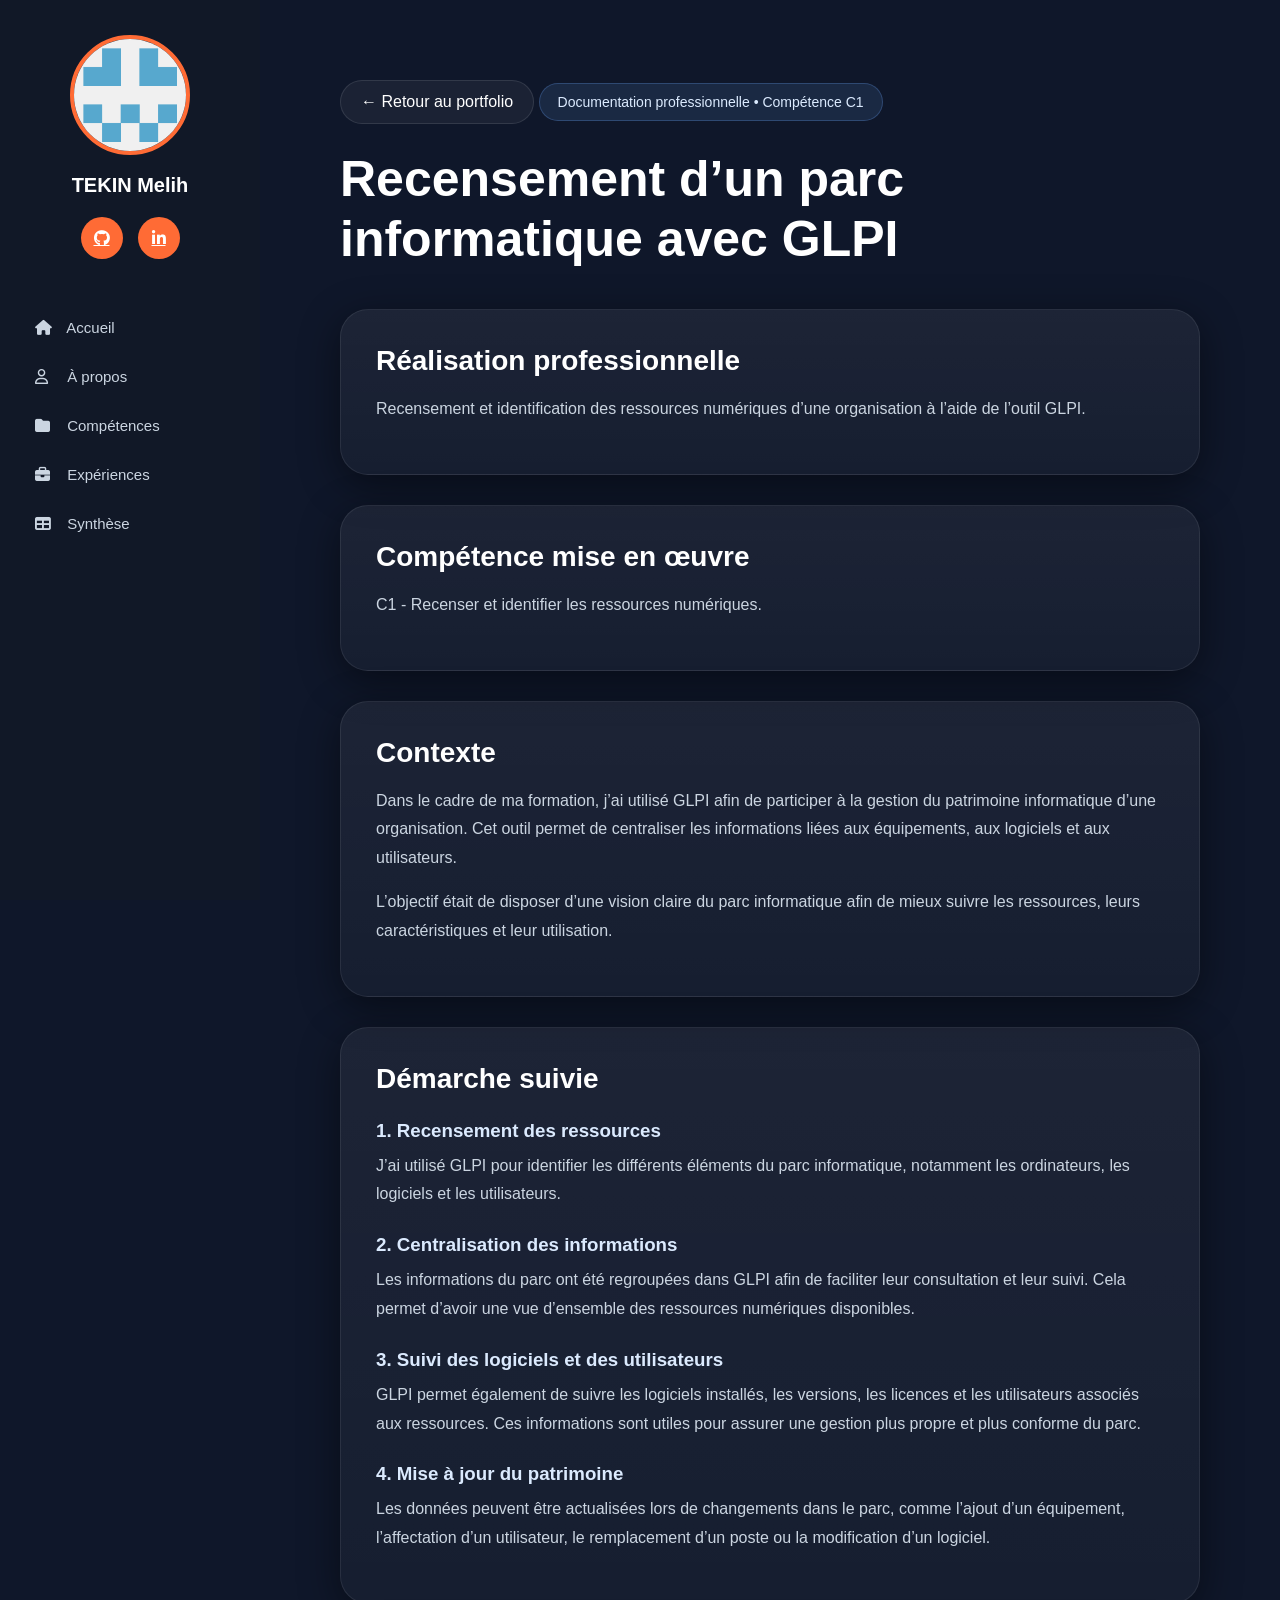
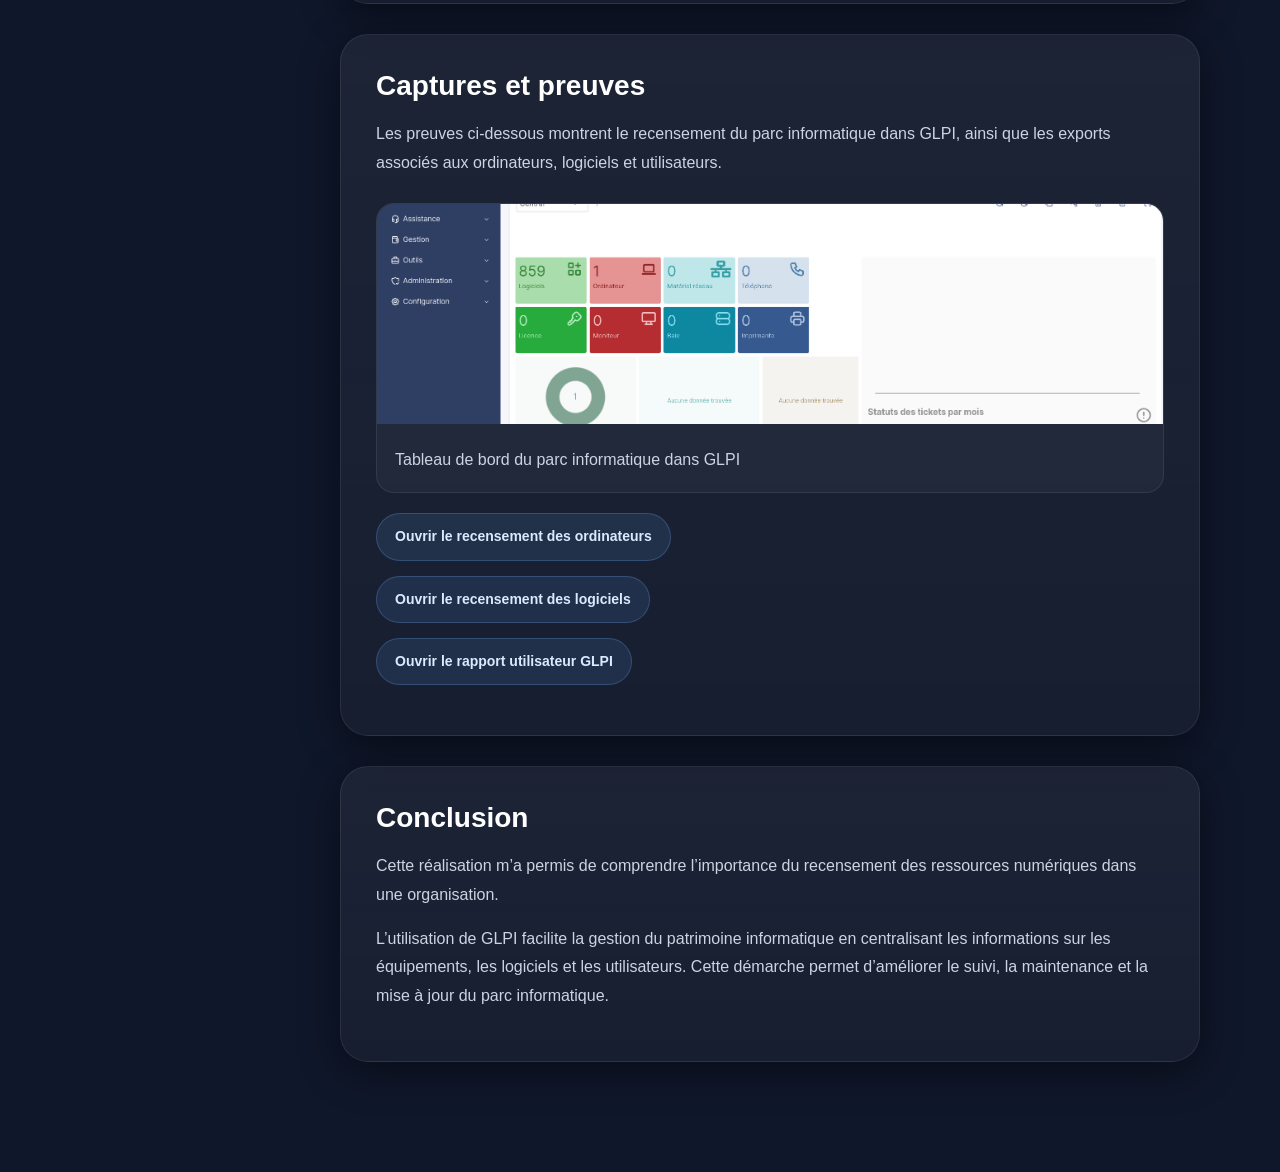
<file: C1.html>
<!DOCTYPE html>
<html lang="fr">

<head>

    <meta charset="UTF-8">

    <meta name="viewport" content="width=device-width, initial-scale=1.0">

    <title>C1 - Recensement d’un parc informatique avec GLPI</title>

    <link rel="stylesheet" href="style.css">

    <link rel="stylesheet"
    href="https://cdnjs.cloudflare.com/ajax/libs/font-awesome/6.5.0/css/all.min.css">

</head>

<body>

<!-- SIDEBAR -->

<div class="sidebar">

    <div class="profile">

        <img src="images/Github.png" class="avatar">

        <h2>TEKIN Melih</h2>

        <div class="socials">

            <a href="https://github.com/MelihTekin" target="_blank">
                <i class="fab fa-github"></i>
            </a>

            <a href="https://www.linkedin.com/" target="_blank">
                <i class="fab fa-linkedin-in"></i>
            </a>

        </div>

    </div>

    <nav>

        <a href="index.html#accueil">
            <i class="fa-solid fa-house"></i>
            Accueil
        </a>

        <a href="index.html#presentation">
            <i class="fa-regular fa-user"></i>
            À propos
        </a>

        <a href="index.html#competence">
            <i class="fa-solid fa-folder"></i>
            Compétences
        </a>

        <a href="index.html#experience">
            <i class="fa-solid fa-briefcase"></i>
            Expériences
        </a>

        <a href="index.html#synthese">
            <i class="fa-solid fa-table"></i>
            Synthèse
        </a>

    </nav>

</div>

<!-- MAIN -->

<div class="main">

<section class="section documentation-page">

    <!-- RETOUR -->

    <a href="index.html#synthese" class="back-btn">

        ← Retour au portfolio

    </a>

    <!-- BADGE -->

    <div class="doc-badge">

        Documentation professionnelle • Compétence C1

    </div>

    <!-- TITRE -->

    <h1 class="doc-title">

        Recensement d’un parc informatique avec GLPI

    </h1>

    <!-- CARD -->

    <div class="doc-card">

        <h2>Réalisation professionnelle</h2>

        <p>
            Recensement et identification des ressources numériques
            d’une organisation à l’aide de l’outil GLPI.
        </p>

    </div>

    <!-- CARD -->

    <div class="doc-card">

        <h2>Compétence mise en œuvre</h2>

        <p>
            C1 - Recenser et identifier les ressources numériques.
        </p>

    </div>

    <!-- CARD -->

    <div class="doc-card">

        <h2>Contexte</h2>

        <p>
            Dans le cadre de ma formation, j’ai utilisé GLPI afin de participer
            à la gestion du patrimoine informatique d’une organisation.
            Cet outil permet de centraliser les informations liées aux équipements,
            aux logiciels et aux utilisateurs.
        </p>

        <p>
            L’objectif était de disposer d’une vision claire du parc informatique
            afin de mieux suivre les ressources, leurs caractéristiques
            et leur utilisation.
        </p>

    </div>

    <!-- CARD -->

    <div class="doc-card">

        <h2>Démarche suivie</h2>

        <h3>1. Recensement des ressources</h3>

        <p>
            J’ai utilisé GLPI pour identifier les différents éléments du parc
            informatique, notamment les ordinateurs, les logiciels
            et les utilisateurs.
        </p>

        <h3>2. Centralisation des informations</h3>

        <p>
            Les informations du parc ont été regroupées dans GLPI
            afin de faciliter leur consultation et leur suivi.
            Cela permet d’avoir une vue d’ensemble des ressources numériques disponibles.
        </p>

        <h3>3. Suivi des logiciels et des utilisateurs</h3>

        <p>
            GLPI permet également de suivre les logiciels installés,
            les versions, les licences et les utilisateurs associés aux ressources.
            Ces informations sont utiles pour assurer une gestion plus propre
            et plus conforme du parc.
        </p>

        <h3>4. Mise à jour du patrimoine</h3>

        <p>
            Les données peuvent être actualisées lors de changements dans le parc,
            comme l’ajout d’un équipement, l’affectation d’un utilisateur,
            le remplacement d’un poste ou la modification d’un logiciel.
        </p>

    </div>

    <!-- CARD -->

    <div class="doc-card">

        <h2>Captures et preuves</h2>

        <p>
            Les preuves ci-dessous montrent le recensement du parc informatique
            dans GLPI, ainsi que les exports associés aux ordinateurs,
            logiciels et utilisateurs.
        </p>

        <div class="captures-grid">

            <div class="capture-card">

                <a href="captures/c1/parc_complet.png" target="_blank">

                    <img src="captures/c1/parc_complet.png"
                    alt="Tableau de bord du parc informatique dans GLPI">

                </a>

                <p>
                    Tableau de bord du parc informatique dans GLPI
                </p>

            </div>

        </div>

        <p style="margin-top: 20px;">

            <a href="documents/c1/recensement_ordinateurs.pdf"
            target="_blank"
            rel="noopener noreferrer"
            class="table-link">

                Ouvrir le recensement des ordinateurs

            </a>

        </p>

        <p style="margin-top: 12px;">

            <a href="documents/c1/recensement_logiciels.pdf"
            target="_blank"
            rel="noopener noreferrer"
            class="table-link">

                Ouvrir le recensement des logiciels

            </a>

        </p>

        <p style="margin-top: 12px;">

            <a href="documents/c1/rapport_utilisateur_glpi.pdf"
            target="_blank"
            rel="noopener noreferrer"
            class="table-link">

                Ouvrir le rapport utilisateur GLPI

            </a>

        </p>

    </div>

    <!-- CARD -->

    <div class="doc-card">

        <h2>Conclusion</h2>

        <p>
            Cette réalisation m’a permis de comprendre l’importance
            du recensement des ressources numériques dans une organisation.
        </p>

        <p>
            L’utilisation de GLPI facilite la gestion du patrimoine informatique
            en centralisant les informations sur les équipements,
            les logiciels et les utilisateurs.
            Cette démarche permet d’améliorer le suivi,
            la maintenance et la mise à jour du parc informatique.
        </p>

    </div>

</section>

</div>

</body>

</html>
</file>
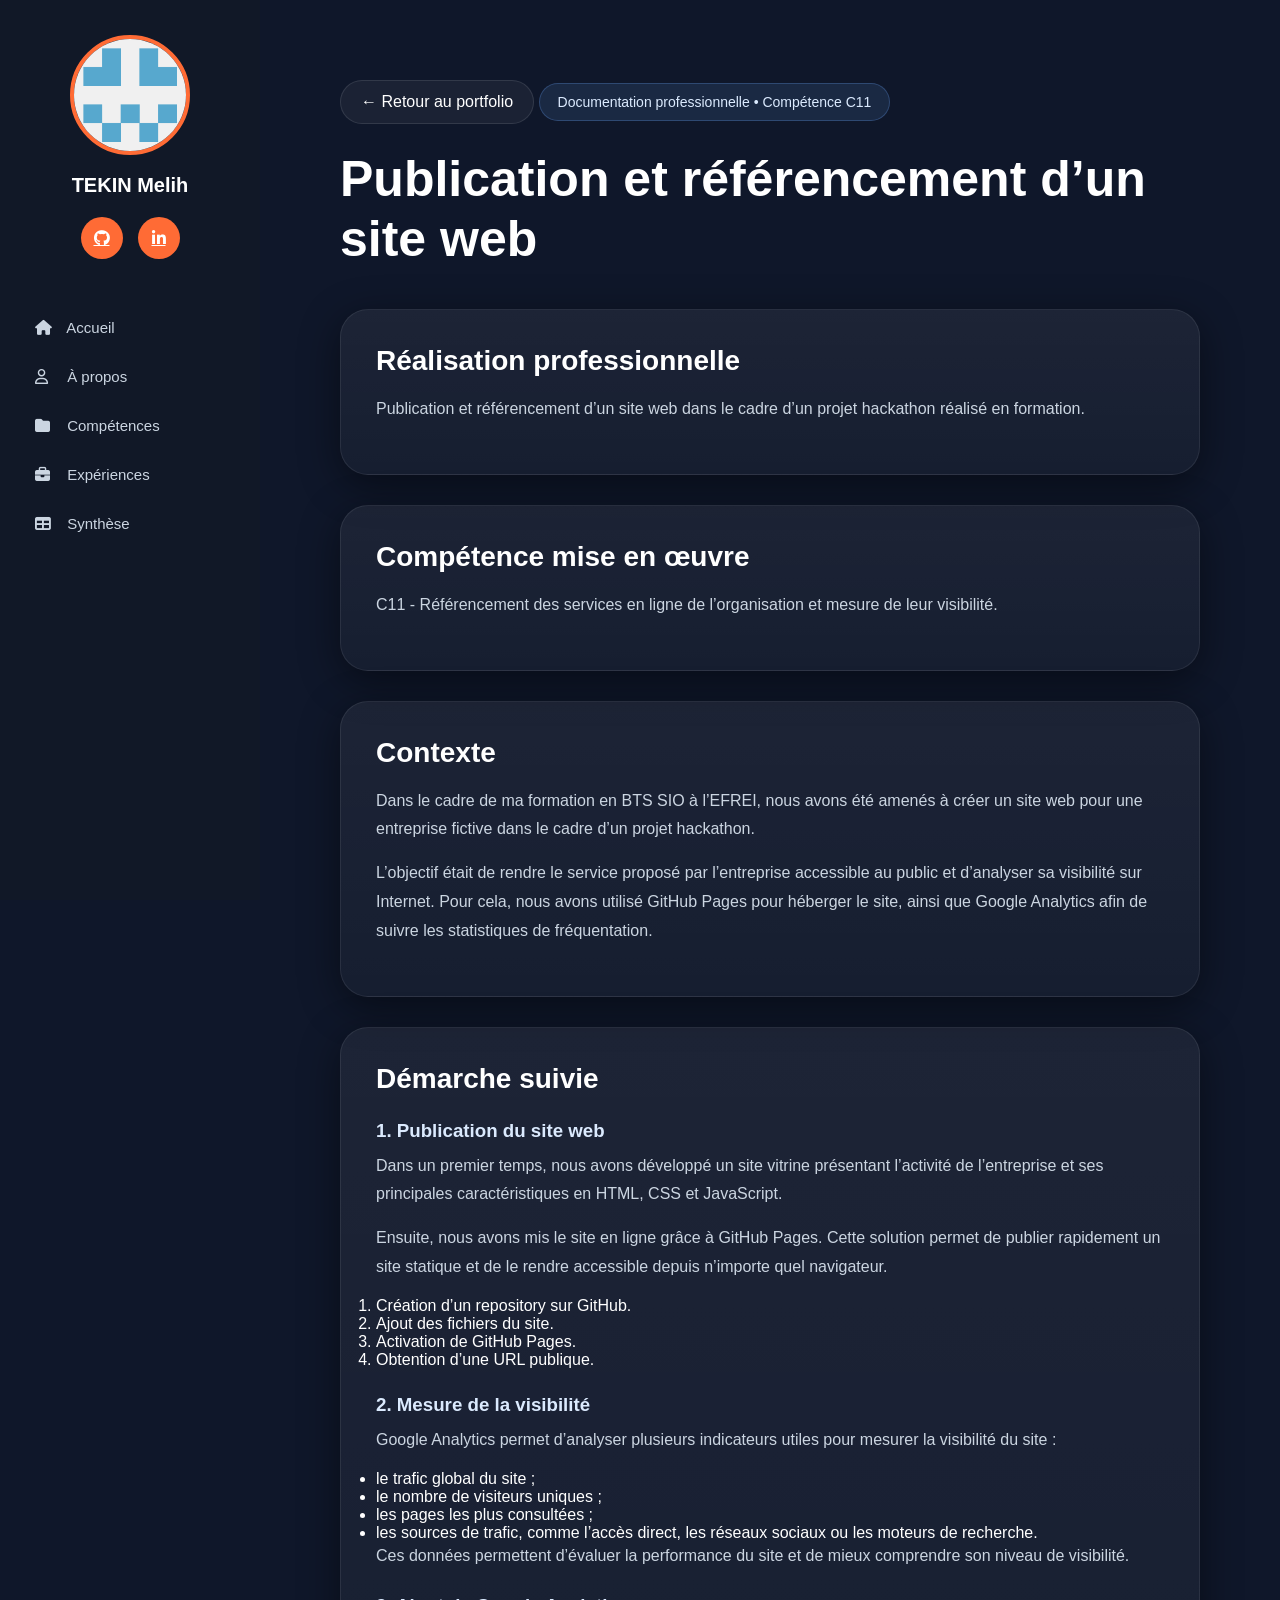
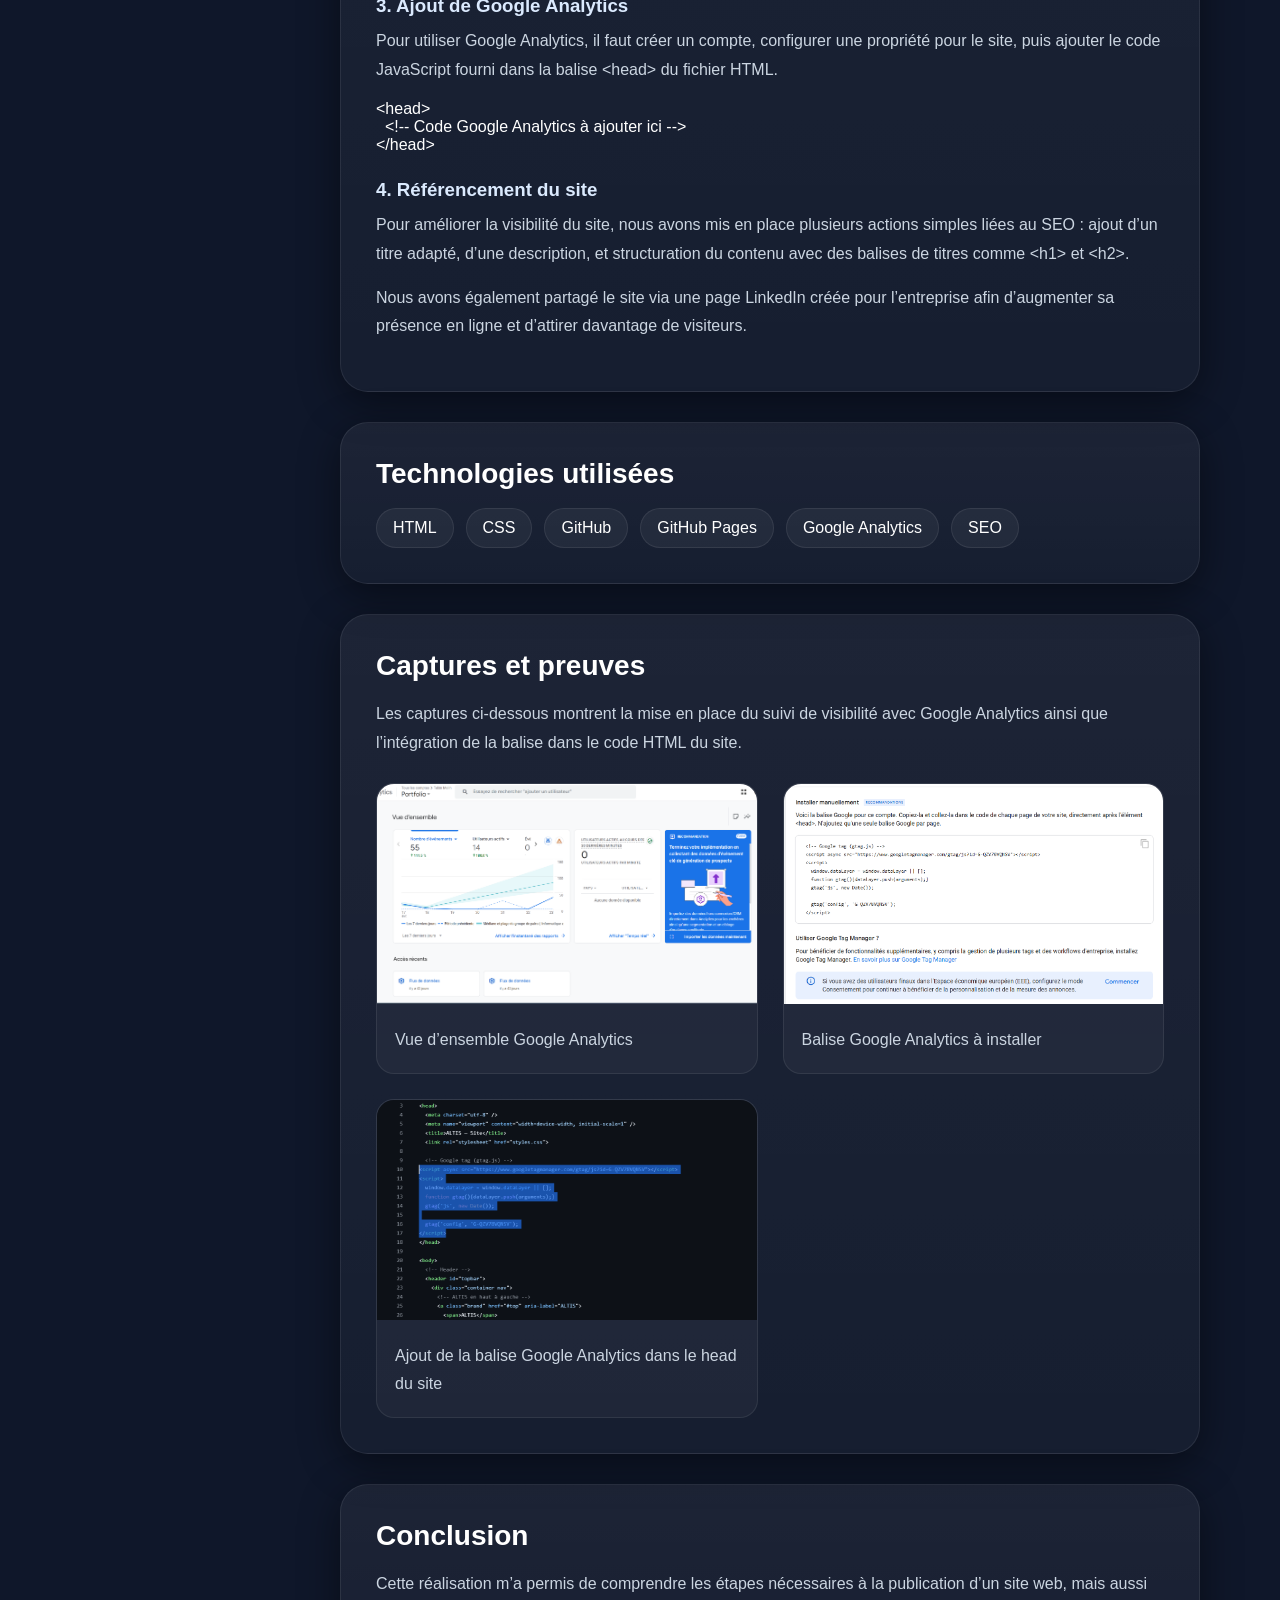
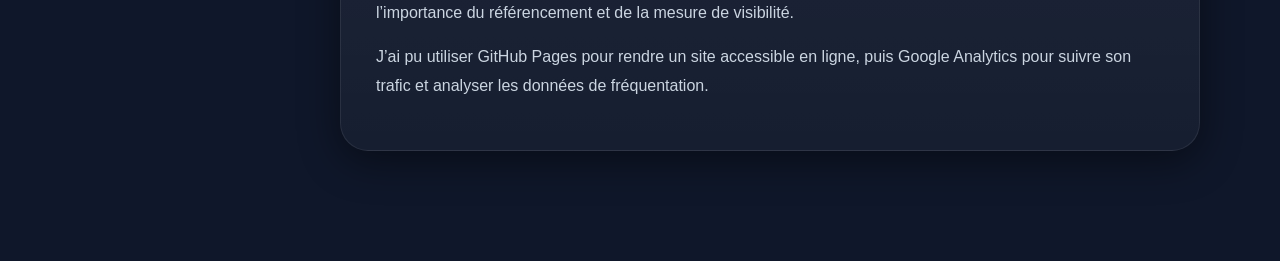
<file: C11.html>
<!DOCTYPE html>
<html lang="fr">

<head>

    <meta charset="UTF-8">

    <meta name="viewport" content="width=device-width, initial-scale=1.0">

    <title>C11 - Publication et référencement d’un site web</title>

    <link rel="stylesheet" href="style.css">

    <link rel="stylesheet"
    href="https://cdnjs.cloudflare.com/ajax/libs/font-awesome/6.5.0/css/all.min.css">

</head>

<body>

<!-- SIDEBAR -->

<div class="sidebar">

    <div class="profile">

        <img src="images/Github.png" class="avatar">

        <h2>TEKIN Melih</h2>

        <div class="socials">

            <a href="https://github.com/MelihTekin" target="_blank">
                <i class="fab fa-github"></i>
            </a>

            <a href="https://www.linkedin.com/" target="_blank">
                <i class="fab fa-linkedin-in"></i>
            </a>

        </div>

    </div>

    <nav>

        <a href="index.html#accueil">
            <i class="fa-solid fa-house"></i>
            Accueil
        </a>

        <a href="index.html#presentation">
            <i class="fa-regular fa-user"></i>
            À propos
        </a>

        <a href="index.html#competence">
            <i class="fa-solid fa-folder"></i>
            Compétences
        </a>

        <a href="index.html#experience">
            <i class="fa-solid fa-briefcase"></i>
            Expériences
        </a>

        <a href="index.html#synthese">
            <i class="fa-solid fa-table"></i>
            Synthèse
        </a>

    </nav>

</div>

<!-- MAIN -->

<div class="main">

<section class="section documentation-page">

    <!-- RETOUR -->

    <a href="index.html#synthese" class="back-btn">

        ← Retour au portfolio

    </a>

    <!-- BADGE -->

    <div class="doc-badge">

        Documentation professionnelle • Compétence C11

    </div>

    <!-- TITRE -->

    <h1 class="doc-title">

        Publication et référencement d’un site web

    </h1>

    <!-- CARD -->

    <div class="doc-card">

        <h2>Réalisation professionnelle</h2>

        <p>
            Publication et référencement d’un site web
            dans le cadre d’un projet hackathon réalisé en formation.
        </p>

    </div>

    <!-- CARD -->

    <div class="doc-card">

        <h2>Compétence mise en œuvre</h2>

        <p>
            C11 - Référencement des services en ligne
            de l’organisation et mesure de leur visibilité.
        </p>

    </div>

    <!-- CARD -->

    <div class="doc-card">

        <h2>Contexte</h2>

        <p>
            Dans le cadre de ma formation en BTS SIO à l’EFREI,
            nous avons été amenés à créer un site web
            pour une entreprise fictive
            dans le cadre d’un projet hackathon.
        </p>

        <p>
            L’objectif était de rendre le service proposé
            par l’entreprise accessible au public
            et d’analyser sa visibilité sur Internet.
            Pour cela, nous avons utilisé GitHub Pages
            pour héberger le site,
            ainsi que Google Analytics
            afin de suivre les statistiques de fréquentation.
        </p>

    </div>

    <!-- CARD -->

    <div class="doc-card">

        <h2>Démarche suivie</h2>

        <h3>1. Publication du site web</h3>

        <p>
            Dans un premier temps,
            nous avons développé un site vitrine
            présentant l’activité de l’entreprise
            et ses principales caractéristiques
            en HTML, CSS et JavaScript.
        </p>

        <p>
            Ensuite, nous avons mis le site en ligne
            grâce à GitHub Pages.
            Cette solution permet de publier rapidement
            un site statique
            et de le rendre accessible
            depuis n’importe quel navigateur.
        </p>

        <ol>

            <li>Création d’un repository sur GitHub.</li>

            <li>Ajout des fichiers du site.</li>

            <li>Activation de GitHub Pages.</li>

            <li>Obtention d’une URL publique.</li>

        </ol>

        <h3>2. Mesure de la visibilité</h3>

        <p>
            Google Analytics permet d’analyser
            plusieurs indicateurs utiles
            pour mesurer la visibilité du site :
        </p>

        <ul>

            <li>le trafic global du site ;</li>

            <li>le nombre de visiteurs uniques ;</li>

            <li>les pages les plus consultées ;</li>

            <li>
                les sources de trafic,
                comme l’accès direct,
                les réseaux sociaux
                ou les moteurs de recherche.
            </li>

        </ul>

        <p>
            Ces données permettent d’évaluer
            la performance du site
            et de mieux comprendre
            son niveau de visibilité.
        </p>

        <h3>3. Ajout de Google Analytics</h3>

        <p>
            Pour utiliser Google Analytics,
            il faut créer un compte,
            configurer une propriété pour le site,
            puis ajouter le code JavaScript fourni
            dans la balise <code>&lt;head&gt;</code>
            du fichier HTML.
        </p>

<pre><code>&lt;head&gt;
  &lt;!-- Code Google Analytics à ajouter ici --&gt;
&lt;/head&gt;
</code></pre>

        <h3>4. Référencement du site</h3>

        <p>
            Pour améliorer la visibilité du site,
            nous avons mis en place plusieurs actions simples liées au SEO :
            ajout d’un titre adapté,
            d’une description,
            et structuration du contenu
            avec des balises de titres
            comme <code>&lt;h1&gt;</code>
            et <code>&lt;h2&gt;</code>.
        </p>

        <p>
            Nous avons également partagé le site
            via une page LinkedIn créée pour l’entreprise
            afin d’augmenter sa présence en ligne
            et d’attirer davantage de visiteurs.
        </p>

    </div>

    <!-- CARD -->

    <div class="doc-card">

        <h2>Technologies utilisées</h2>

        <div class="doc-tags">

            <span>HTML</span>

            <span>CSS</span>

            <span>GitHub</span>

            <span>GitHub Pages</span>

            <span>Google Analytics</span>

            <span>SEO</span>

        </div>

    </div>

    <!-- CARD -->

    <div class="doc-card">

        <h2>Captures et preuves</h2>

        <p>
            Les captures ci-dessous montrent
            la mise en place du suivi de visibilité
            avec Google Analytics
            ainsi que l’intégration de la balise
            dans le code HTML du site.
        </p>

        <div class="captures-grid">

            <div class="capture-card">

                <a href="captures/c11/analytics-vue-ensemble.png" target="_blank">

                    <img src="captures/c11/analytics-vue-ensemble.png"
                    alt="Vue d’ensemble Google Analytics">

                </a>

                <p>
                    Vue d’ensemble Google Analytics
                </p>

            </div>

            <div class="capture-card">

                <a href="captures/c11/balise-google-analytics.png" target="_blank">

                    <img src="captures/c11/balise-google-analytics.png"
                    alt="Balise Google Analytics à installer">

                </a>

                <p>
                    Balise Google Analytics à installer
                </p>

            </div>

            <div class="capture-card">

                <a href="captures/c11/code-balise-head.png" target="_blank">

                    <img src="captures/c11/code-balise-head.png"
                    alt="Ajout de la balise Google Analytics dans le head">

                </a>

                <p>
                    Ajout de la balise Google Analytics
                    dans le head du site
                </p>

            </div>

        </div>

    </div>

    <!-- CARD -->

    <div class="doc-card">

        <h2>Conclusion</h2>

        <p>
            Cette réalisation m’a permis
            de comprendre les étapes nécessaires
            à la publication d’un site web,
            mais aussi l’importance du référencement
            et de la mesure de visibilité.
        </p>

        <p>
            J’ai pu utiliser GitHub Pages
            pour rendre un site accessible en ligne,
            puis Google Analytics
            pour suivre son trafic
            et analyser les données de fréquentation.
        </p>

    </div>

</section>

</div>

</body>

</html>
</file>
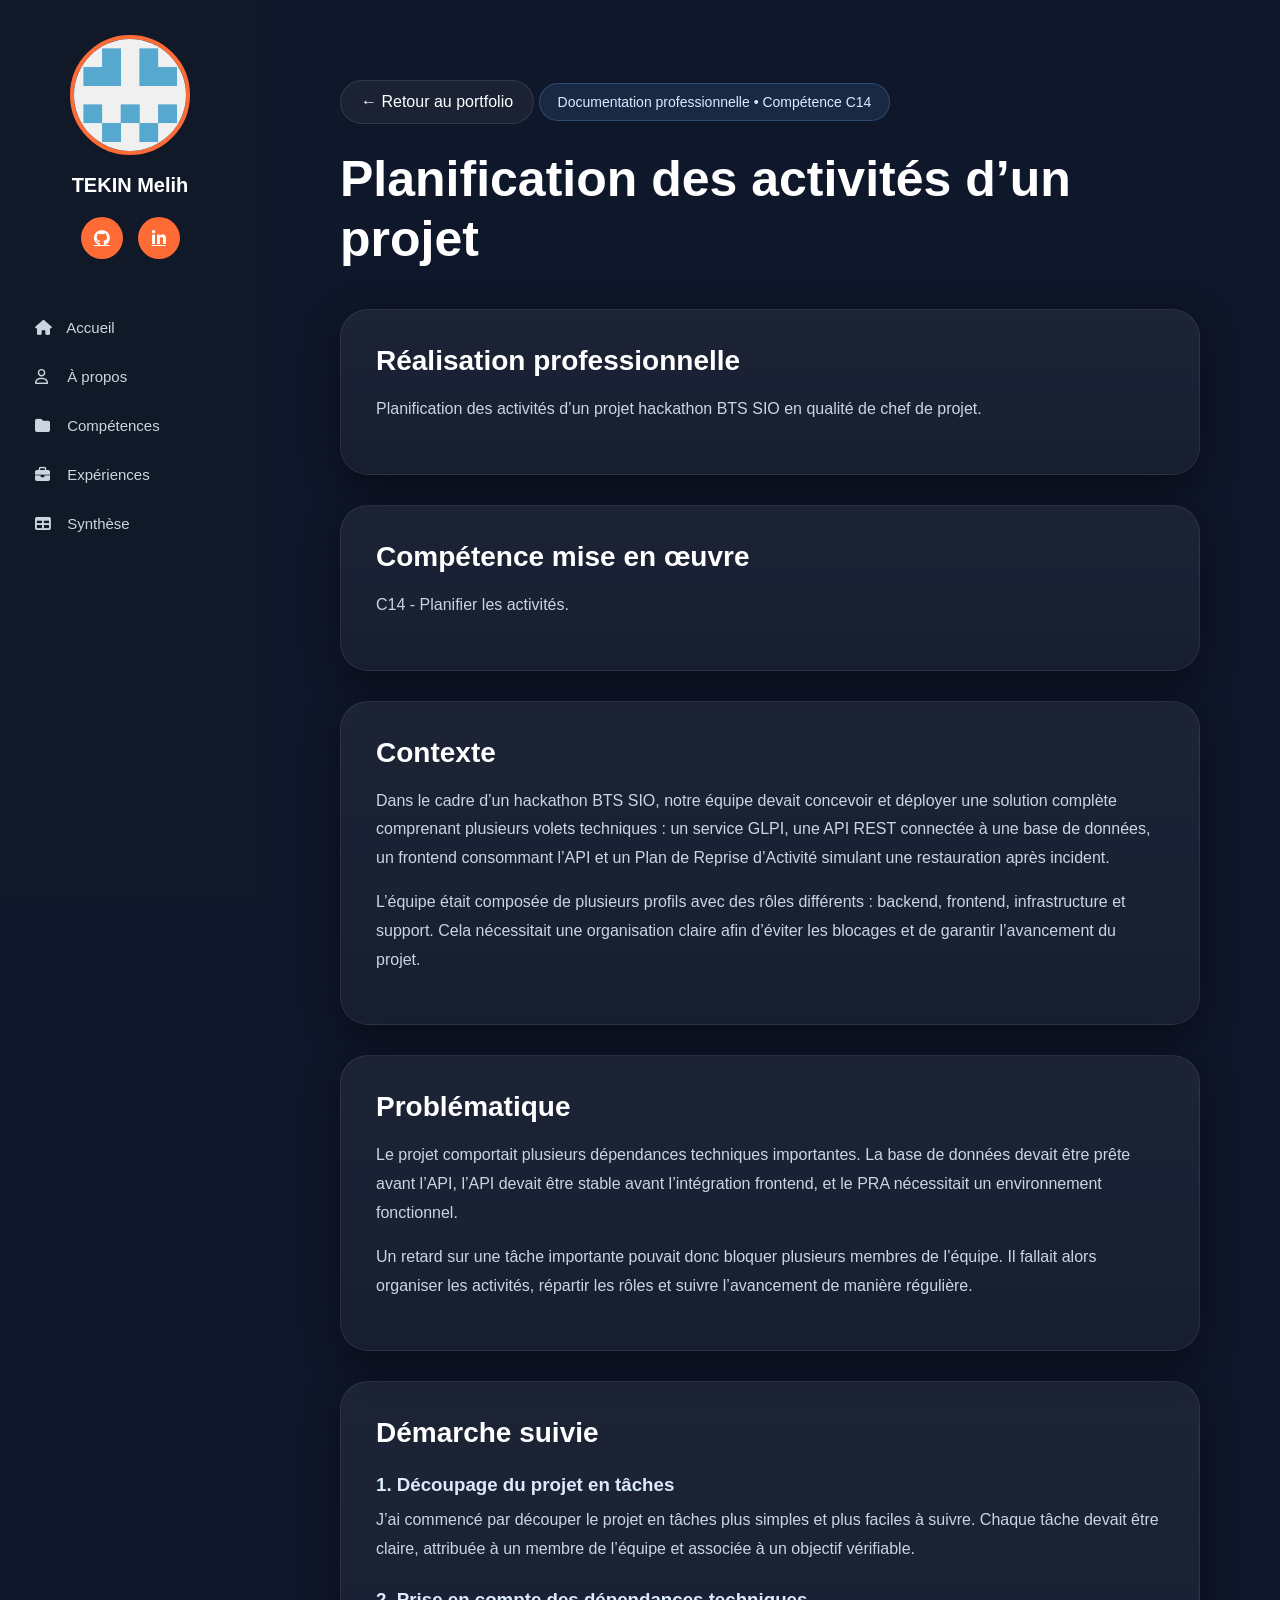
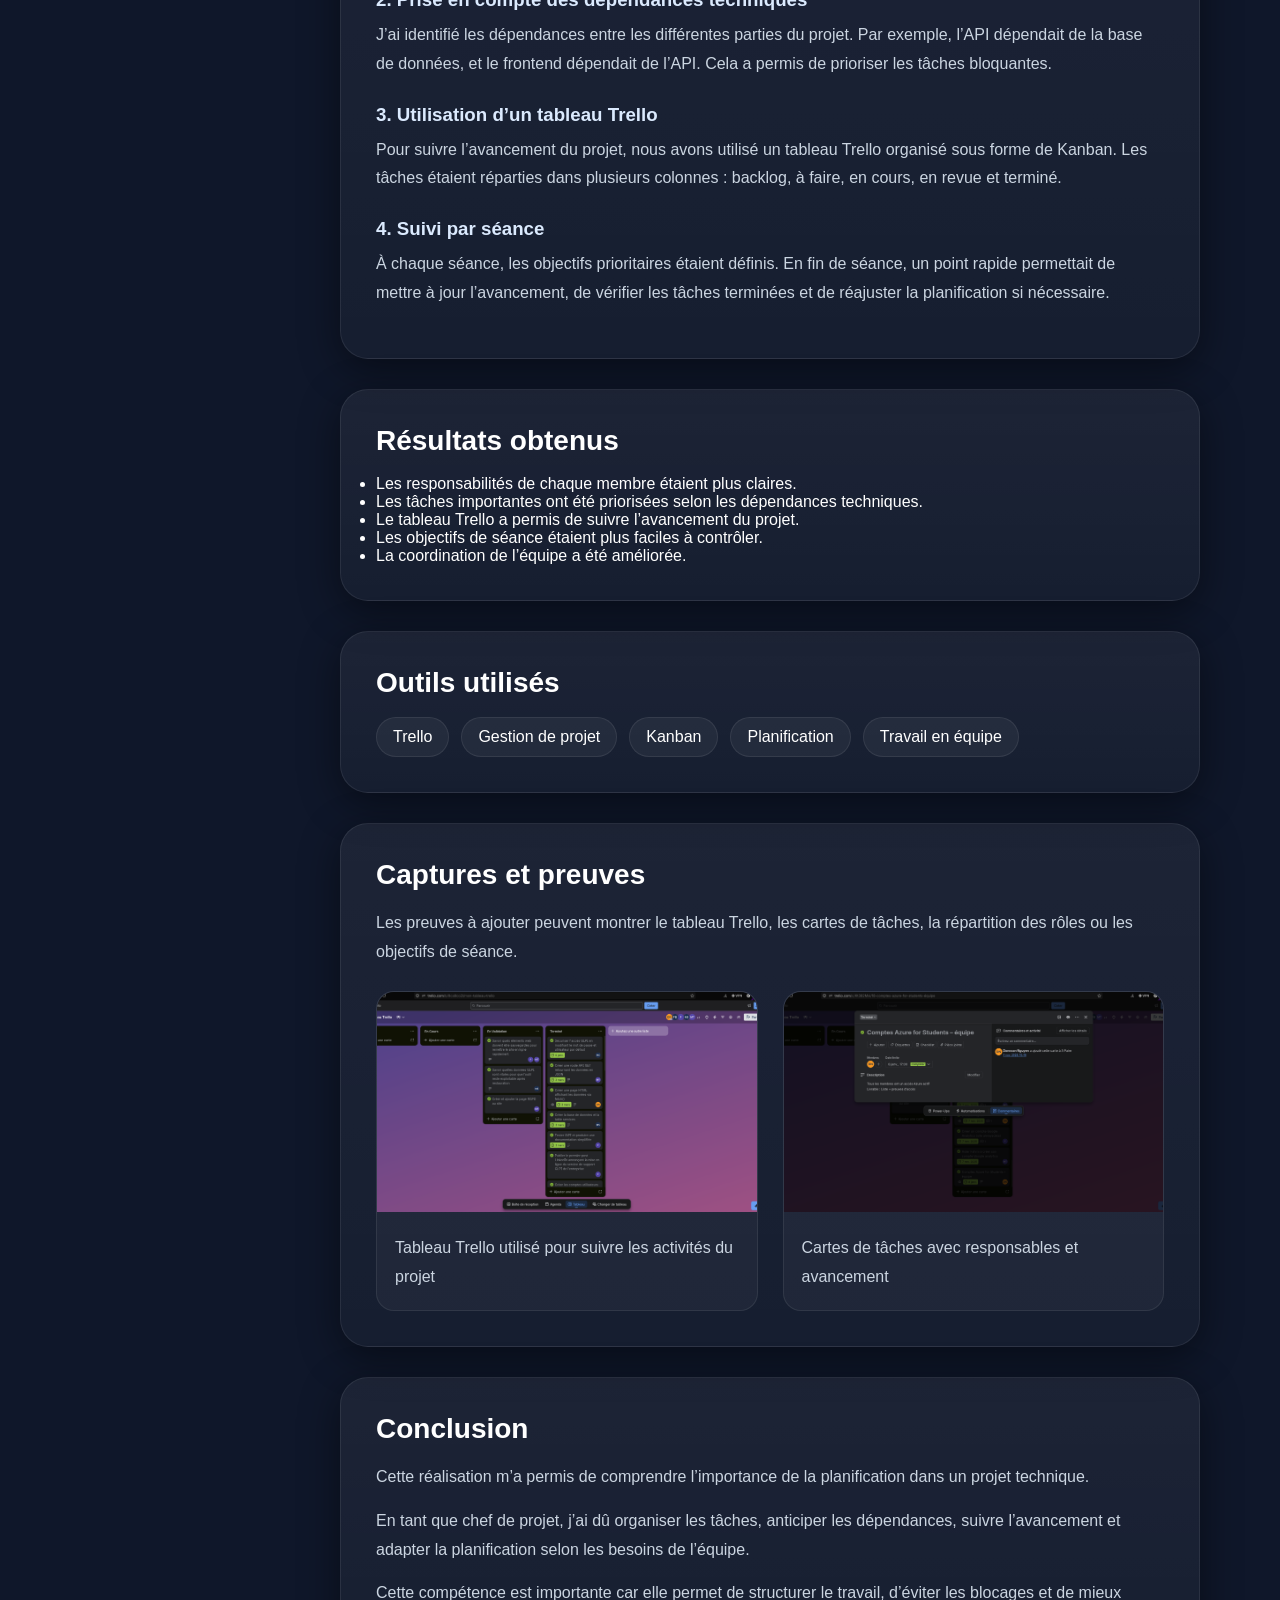
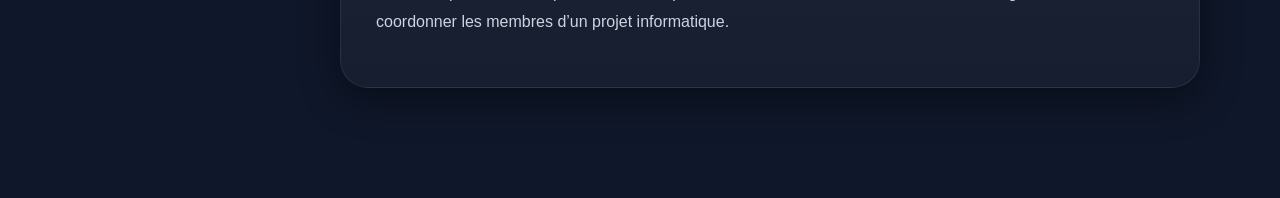
<file: C14.html>
<!DOCTYPE html>
<html lang="fr">

<head>

    <meta charset="UTF-8">

    <meta name="viewport" content="width=device-width, initial-scale=1.0">

    <title>C14 - Planification des activités</title>

    <link rel="stylesheet" href="style.css">

    <link rel="stylesheet"
    href="https://cdnjs.cloudflare.com/ajax/libs/font-awesome/6.5.0/css/all.min.css">

</head>

<body>

<!-- SIDEBAR -->

<div class="sidebar">

    <div class="profile">

        <img src="images/Github.png" class="avatar">

        <h2>TEKIN Melih</h2>

        <div class="socials">

            <a href="https://github.com/MelihTekin" target="_blank">
                <i class="fab fa-github"></i>
            </a>

            <a href="https://www.linkedin.com/" target="_blank">
                <i class="fab fa-linkedin-in"></i>
            </a>

        </div>

    </div>

    <nav>

        <a href="index.html#accueil">
            <i class="fa-solid fa-house"></i>
            Accueil
        </a>

        <a href="index.html#presentation">
            <i class="fa-regular fa-user"></i>
            À propos
        </a>

        <a href="index.html#competence">
            <i class="fa-solid fa-folder"></i>
            Compétences
        </a>

        <a href="index.html#experience">
            <i class="fa-solid fa-briefcase"></i>
            Expériences
        </a>

        <a href="index.html#synthese">
            <i class="fa-solid fa-table"></i>
            Synthèse
        </a>

    </nav>

</div>

<!-- MAIN -->

<div class="main">

<section class="section documentation-page">

    <!-- RETOUR -->

    <a href="index.html#synthese" class="back-btn">

        ← Retour au portfolio

    </a>

    <!-- BADGE -->

    <div class="doc-badge">

        Documentation professionnelle • Compétence C14

    </div>

    <!-- TITRE -->

    <h1 class="doc-title">

        Planification des activités d’un projet

    </h1>

    <!-- CARD -->

    <div class="doc-card">

        <h2>Réalisation professionnelle</h2>

        <p>
            Planification des activités d’un projet hackathon BTS SIO
            en qualité de chef de projet.
        </p>

    </div>

    <!-- CARD -->

    <div class="doc-card">

        <h2>Compétence mise en œuvre</h2>

        <p>
            C14 - Planifier les activités.
        </p>

    </div>

    <!-- CARD -->

    <div class="doc-card">

        <h2>Contexte</h2>

        <p>
            Dans le cadre d’un hackathon BTS SIO,
            notre équipe devait concevoir et déployer
            une solution complète comprenant plusieurs volets techniques :
            un service GLPI,
            une API REST connectée à une base de données,
            un frontend consommant l’API
            et un Plan de Reprise d’Activité
            simulant une restauration après incident.
        </p>

        <p>
            L’équipe était composée de plusieurs profils
            avec des rôles différents :
            backend, frontend, infrastructure et support.
            Cela nécessitait une organisation claire
            afin d’éviter les blocages
            et de garantir l’avancement du projet.
        </p>

    </div>

    <!-- CARD -->

    <div class="doc-card">

        <h2>Problématique</h2>

        <p>
            Le projet comportait plusieurs dépendances techniques importantes.
            La base de données devait être prête avant l’API,
            l’API devait être stable avant l’intégration frontend,
            et le PRA nécessitait un environnement fonctionnel.
        </p>

        <p>
            Un retard sur une tâche importante
            pouvait donc bloquer plusieurs membres de l’équipe.
            Il fallait alors organiser les activités,
            répartir les rôles
            et suivre l’avancement de manière régulière.
        </p>

    </div>

    <!-- CARD -->

    <div class="doc-card">

        <h2>Démarche suivie</h2>

        <h3>1. Découpage du projet en tâches</h3>

        <p>
            J’ai commencé par découper le projet
            en tâches plus simples et plus faciles à suivre.
            Chaque tâche devait être claire,
            attribuée à un membre de l’équipe
            et associée à un objectif vérifiable.
        </p>

        <h3>2. Prise en compte des dépendances techniques</h3>

        <p>
            J’ai identifié les dépendances
            entre les différentes parties du projet.
            Par exemple,
            l’API dépendait de la base de données,
            et le frontend dépendait de l’API.
            Cela a permis de prioriser les tâches bloquantes.
        </p>

        <h3>3. Utilisation d’un tableau Trello</h3>

        <p>
            Pour suivre l’avancement du projet,
            nous avons utilisé un tableau Trello
            organisé sous forme de Kanban.
            Les tâches étaient réparties
            dans plusieurs colonnes :
            backlog, à faire, en cours,
            en revue et terminé.
        </p>

        <h3>4. Suivi par séance</h3>

        <p>
            À chaque séance,
            les objectifs prioritaires étaient définis.
            En fin de séance,
            un point rapide permettait
            de mettre à jour l’avancement,
            de vérifier les tâches terminées
            et de réajuster la planification si nécessaire.
        </p>

    </div>

    <!-- CARD -->

    <div class="doc-card">

        <h2>Résultats obtenus</h2>

        <ul>

            <li>
                Les responsabilités de chaque membre
                étaient plus claires.
            </li>

            <li>
                Les tâches importantes
                ont été priorisées
                selon les dépendances techniques.
            </li>

            <li>
                Le tableau Trello
                a permis de suivre l’avancement du projet.
            </li>

            <li>
                Les objectifs de séance
                étaient plus faciles à contrôler.
            </li>

            <li>
                La coordination de l’équipe
                a été améliorée.
            </li>

        </ul>

    </div>

    <!-- CARD -->

    <div class="doc-card">

        <h2>Outils utilisés</h2>

        <div class="doc-tags">

            <span>Trello</span>

            <span>Gestion de projet</span>

            <span>Kanban</span>

            <span>Planification</span>

            <span>Travail en équipe</span>

        </div>

    </div>

    <!-- CARD -->

    <div class="doc-card">

        <h2>Captures et preuves</h2>

        <p>
            Les preuves à ajouter peuvent montrer
            le tableau Trello,
            les cartes de tâches,
            la répartition des rôles
            ou les objectifs de séance.
        </p>

        <div class="captures-grid">

            <div class="capture-card">

                <a href="captures/c14/trello-tableau.png" target="_blank">

                    <img src="captures/c14/trello-tableau.png"
                    alt="Tableau Trello du projet">

                </a>

                <p>
                    Tableau Trello utilisé
                    pour suivre les activités du projet
                </p>

            </div>

            <div class="capture-card">

                <a href="captures/c14/cartes-taches.png" target="_blank">

                    <img src="captures/c14/cartes-taches.png"
                    alt="Cartes de tâches du projet">

                </a>

                <p>
                    Cartes de tâches
                    avec responsables et avancement
                </p>

            </div>

        </div>

    </div>

    <!-- CARD -->

    <div class="doc-card">

        <h2>Conclusion</h2>

        <p>
            Cette réalisation m’a permis
            de comprendre l’importance
            de la planification
            dans un projet technique.
        </p>

        <p>
            En tant que chef de projet,
            j’ai dû organiser les tâches,
            anticiper les dépendances,
            suivre l’avancement
            et adapter la planification
            selon les besoins de l’équipe.
        </p>

        <p>
            Cette compétence est importante
            car elle permet de structurer le travail,
            d’éviter les blocages
            et de mieux coordonner
            les membres d’un projet informatique.
        </p>

    </div>

</section>

</div>

</body>

</html>
</file>
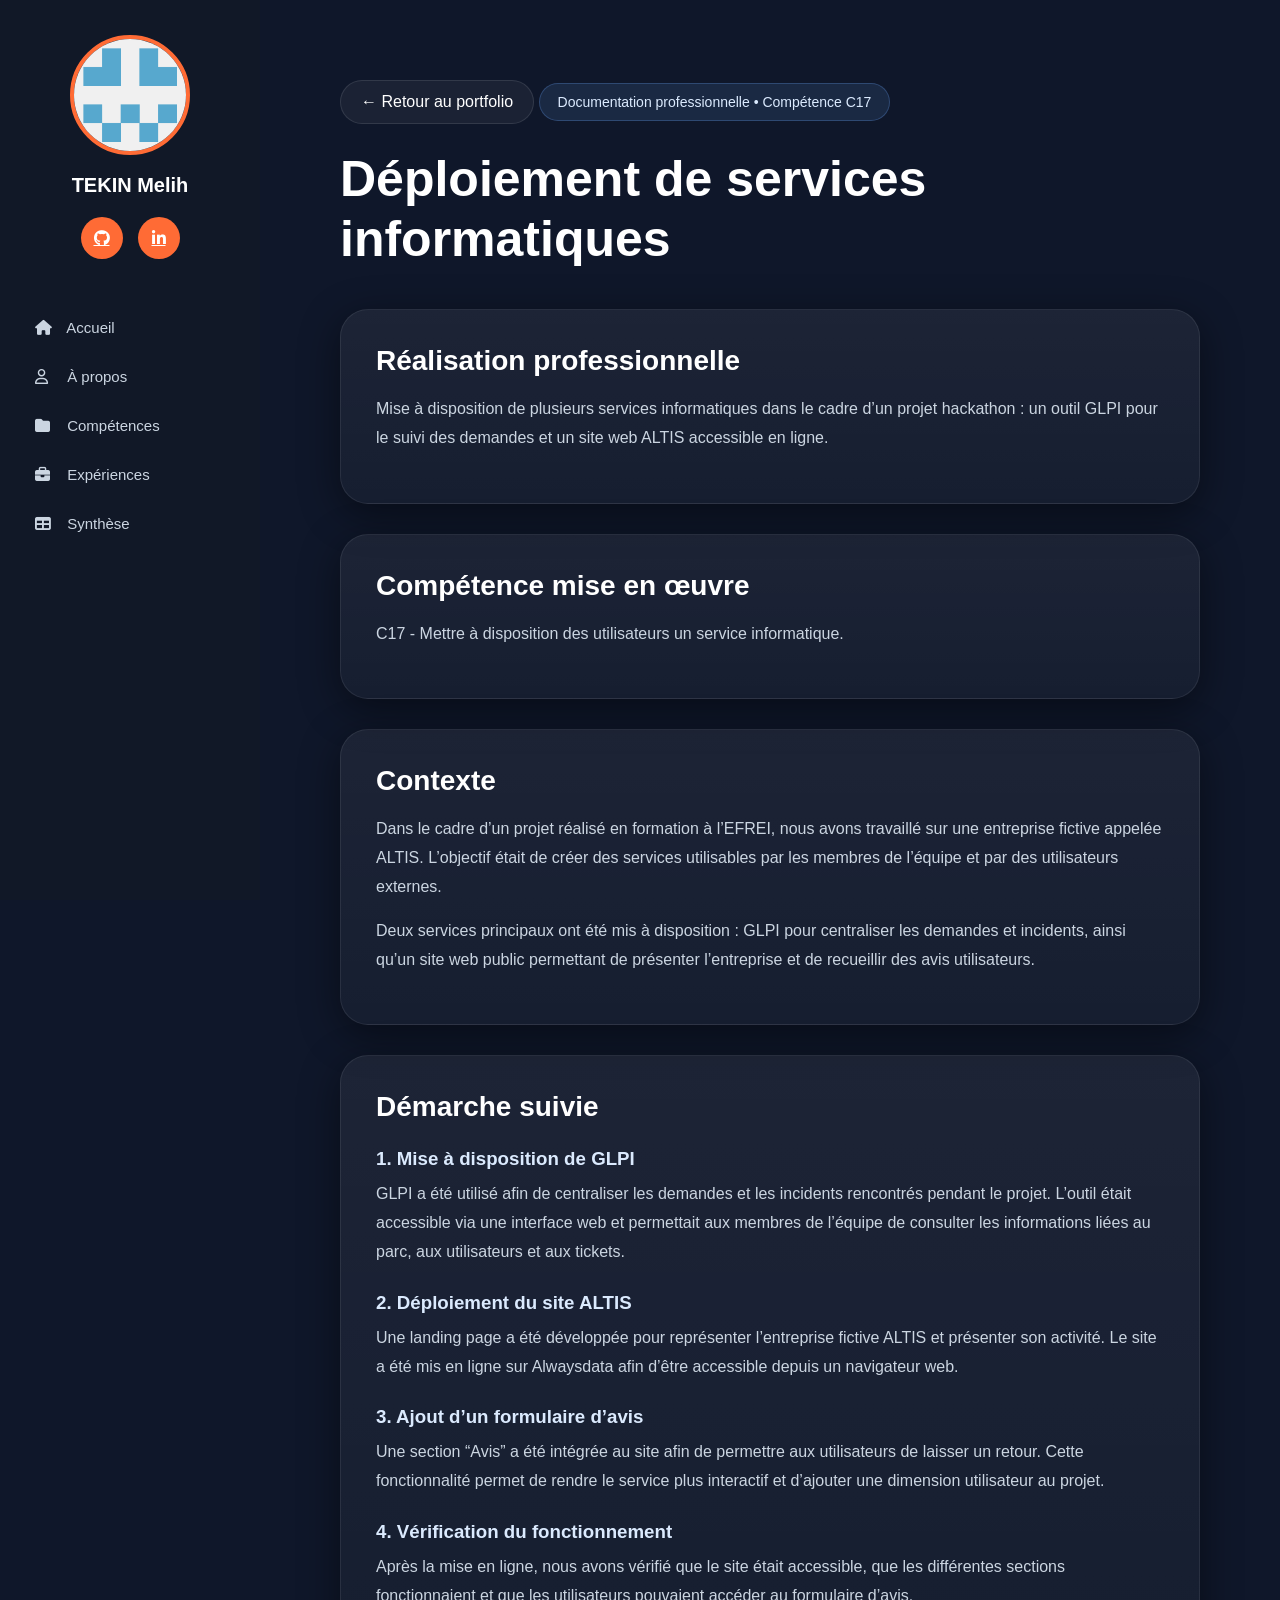
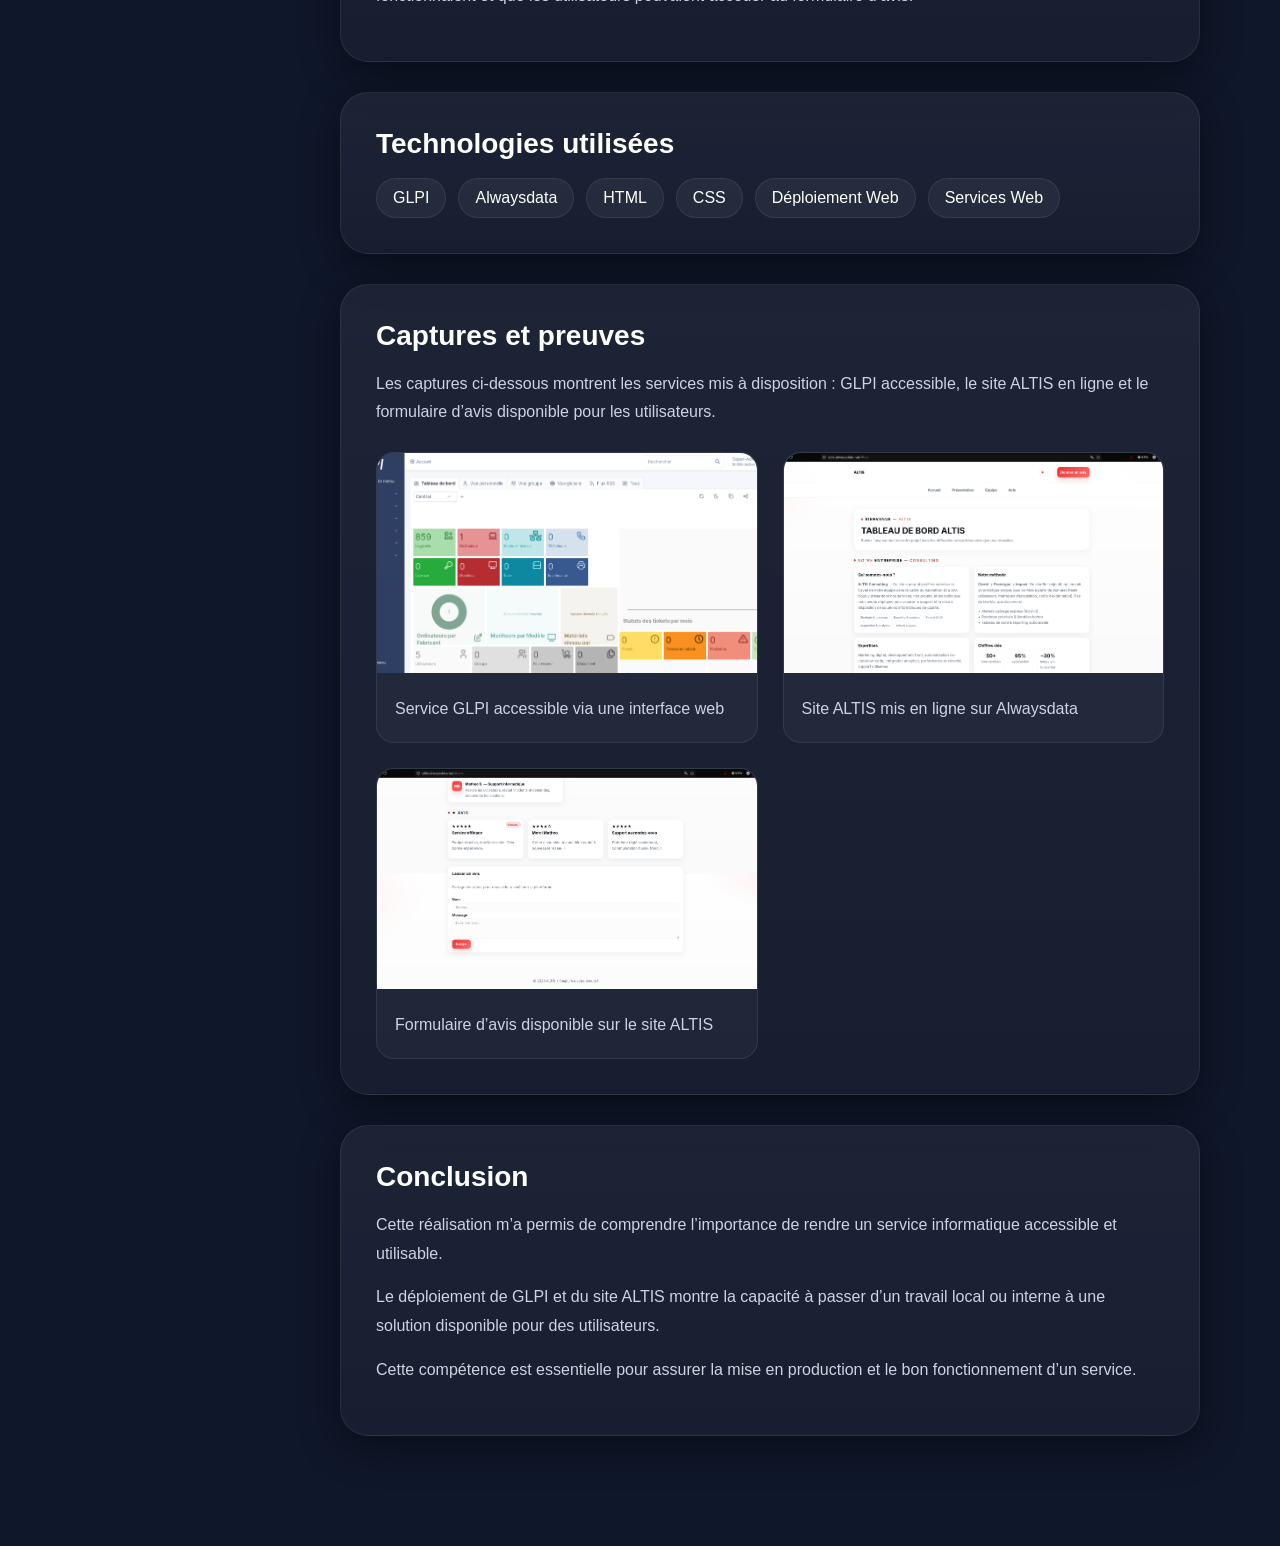
<file: C17.html>
<!DOCTYPE html>
<html lang="fr">

<head>

    <meta charset="UTF-8">

    <meta name="viewport" content="width=device-width, initial-scale=1.0">

    <title>C17 - Déploiement de services informatiques</title>

    <link rel="stylesheet" href="style.css">

    <link rel="stylesheet"
    href="https://cdnjs.cloudflare.com/ajax/libs/font-awesome/6.5.0/css/all.min.css">

</head>

<body>

<!-- SIDEBAR -->

<div class="sidebar">

    <div class="profile">

        <img src="images/Github.png" class="avatar">

        <h2>TEKIN Melih</h2>

        <div class="socials">

            <a href="https://github.com/MelihTekin" target="_blank">
                <i class="fab fa-github"></i>
            </a>

            <a href="https://www.linkedin.com/" target="_blank">
                <i class="fab fa-linkedin-in"></i>
            </a>

        </div>

    </div>

    <nav>

        <a href="index.html#accueil">
            <i class="fa-solid fa-house"></i>
            Accueil
        </a>

        <a href="index.html#presentation">
            <i class="fa-regular fa-user"></i>
            À propos
        </a>

        <a href="index.html#competence">
            <i class="fa-solid fa-folder"></i>
            Compétences
        </a>

        <a href="index.html#experience">
            <i class="fa-solid fa-briefcase"></i>
            Expériences
        </a>

        <a href="index.html#synthese">
            <i class="fa-solid fa-table"></i>
            Synthèse
        </a>

    </nav>

</div>

<!-- MAIN -->

<div class="main">

<section class="section documentation-page">

    <!-- RETOUR -->

    <a href="index.html#synthese" class="back-btn">

        ← Retour au portfolio

    </a>

    <!-- BADGE -->

    <div class="doc-badge">

        Documentation professionnelle • Compétence C17

    </div>

    <!-- TITRE -->

    <h1 class="doc-title">

        Déploiement de services informatiques

    </h1>

    <!-- CARD -->

    <div class="doc-card">

        <h2>Réalisation professionnelle</h2>

        <p>
            Mise à disposition de plusieurs services informatiques
            dans le cadre d’un projet hackathon :
            un outil GLPI pour le suivi des demandes
            et un site web ALTIS accessible en ligne.
        </p>

    </div>

    <!-- CARD -->

    <div class="doc-card">

        <h2>Compétence mise en œuvre</h2>

        <p>
            C17 - Mettre à disposition des utilisateurs
            un service informatique.
        </p>

    </div>

    <!-- CARD -->

    <div class="doc-card">

        <h2>Contexte</h2>

        <p>
            Dans le cadre d’un projet réalisé en formation à l’EFREI,
            nous avons travaillé sur une entreprise fictive appelée ALTIS.
            L’objectif était de créer des services utilisables
            par les membres de l’équipe
            et par des utilisateurs externes.
        </p>

        <p>
            Deux services principaux ont été mis à disposition :
            GLPI pour centraliser les demandes et incidents,
            ainsi qu’un site web public
            permettant de présenter l’entreprise
            et de recueillir des avis utilisateurs.
        </p>

    </div>

    <!-- CARD -->

    <div class="doc-card">

        <h2>Démarche suivie</h2>

        <h3>1. Mise à disposition de GLPI</h3>

        <p>
            GLPI a été utilisé afin de centraliser
            les demandes et les incidents rencontrés
            pendant le projet.
            L’outil était accessible via une interface web
            et permettait aux membres de l’équipe
            de consulter les informations liées au parc,
            aux utilisateurs et aux tickets.
        </p>

        <h3>2. Déploiement du site ALTIS</h3>

        <p>
            Une landing page a été développée
            pour représenter l’entreprise fictive ALTIS
            et présenter son activité.
            Le site a été mis en ligne sur Alwaysdata
            afin d’être accessible
            depuis un navigateur web.
        </p>

        <h3>3. Ajout d’un formulaire d’avis</h3>

        <p>
            Une section “Avis” a été intégrée au site
            afin de permettre aux utilisateurs
            de laisser un retour.
            Cette fonctionnalité permet
            de rendre le service plus interactif
            et d’ajouter une dimension utilisateur au projet.
        </p>

        <h3>4. Vérification du fonctionnement</h3>

        <p>
            Après la mise en ligne,
            nous avons vérifié que le site était accessible,
            que les différentes sections fonctionnaient
            et que les utilisateurs pouvaient accéder
            au formulaire d’avis.
        </p>

    </div>

    <!-- CARD -->

    <div class="doc-card">

        <h2>Technologies utilisées</h2>

        <div class="doc-tags">

            <span>GLPI</span>

            <span>Alwaysdata</span>

            <span>HTML</span>

            <span>CSS</span>

            <span>Déploiement Web</span>

            <span>Services Web</span>

        </div>

    </div>

    <!-- CARD -->

    <div class="doc-card">

        <h2>Captures et preuves</h2>

        <p>
            Les captures ci-dessous montrent
            les services mis à disposition :
            GLPI accessible,
            le site ALTIS en ligne
            et le formulaire d’avis disponible
            pour les utilisateurs.
        </p>

        <div class="captures-grid">

            <div class="capture-card">

                <a href="captures/c17/glpi-service.png" target="_blank">

                    <img src="captures/c17/glpi-service.png"
                    alt="Service GLPI accessible">

                </a>

                <p>
                    Service GLPI accessible
                    via une interface web
                </p>

            </div>

            <div class="capture-card">

                <a href="captures/c17/landing-page-altis.png" target="_blank">

                    <img src="captures/c17/landing-page-altis.png"
                    alt="Site ALTIS en ligne">

                </a>

                <p>
                    Site ALTIS mis en ligne
                    sur Alwaysdata
                </p>

            </div>

            <div class="capture-card">

                <a href="captures/c17/formulaire-avis.png" target="_blank">

                    <img src="captures/c17/formulaire-avis.png"
                    alt="Formulaire d’avis sur le site ALTIS">

                </a>

                <p>
                    Formulaire d’avis disponible
                    sur le site ALTIS
                </p>

            </div>

        </div>

    </div>

    <!-- CARD -->

    <div class="doc-card">

        <h2>Conclusion</h2>

        <p>
            Cette réalisation m’a permis
            de comprendre l’importance
            de rendre un service informatique
            accessible et utilisable.
        </p>

        <p>
            Le déploiement de GLPI
            et du site ALTIS
            montre la capacité
            à passer d’un travail local ou interne
            à une solution disponible
            pour des utilisateurs.
        </p>

        <p>
            Cette compétence est essentielle
            pour assurer la mise en production
            et le bon fonctionnement d’un service.
        </p>

    </div>

</section>

</div>

</body>

</html>
</file>
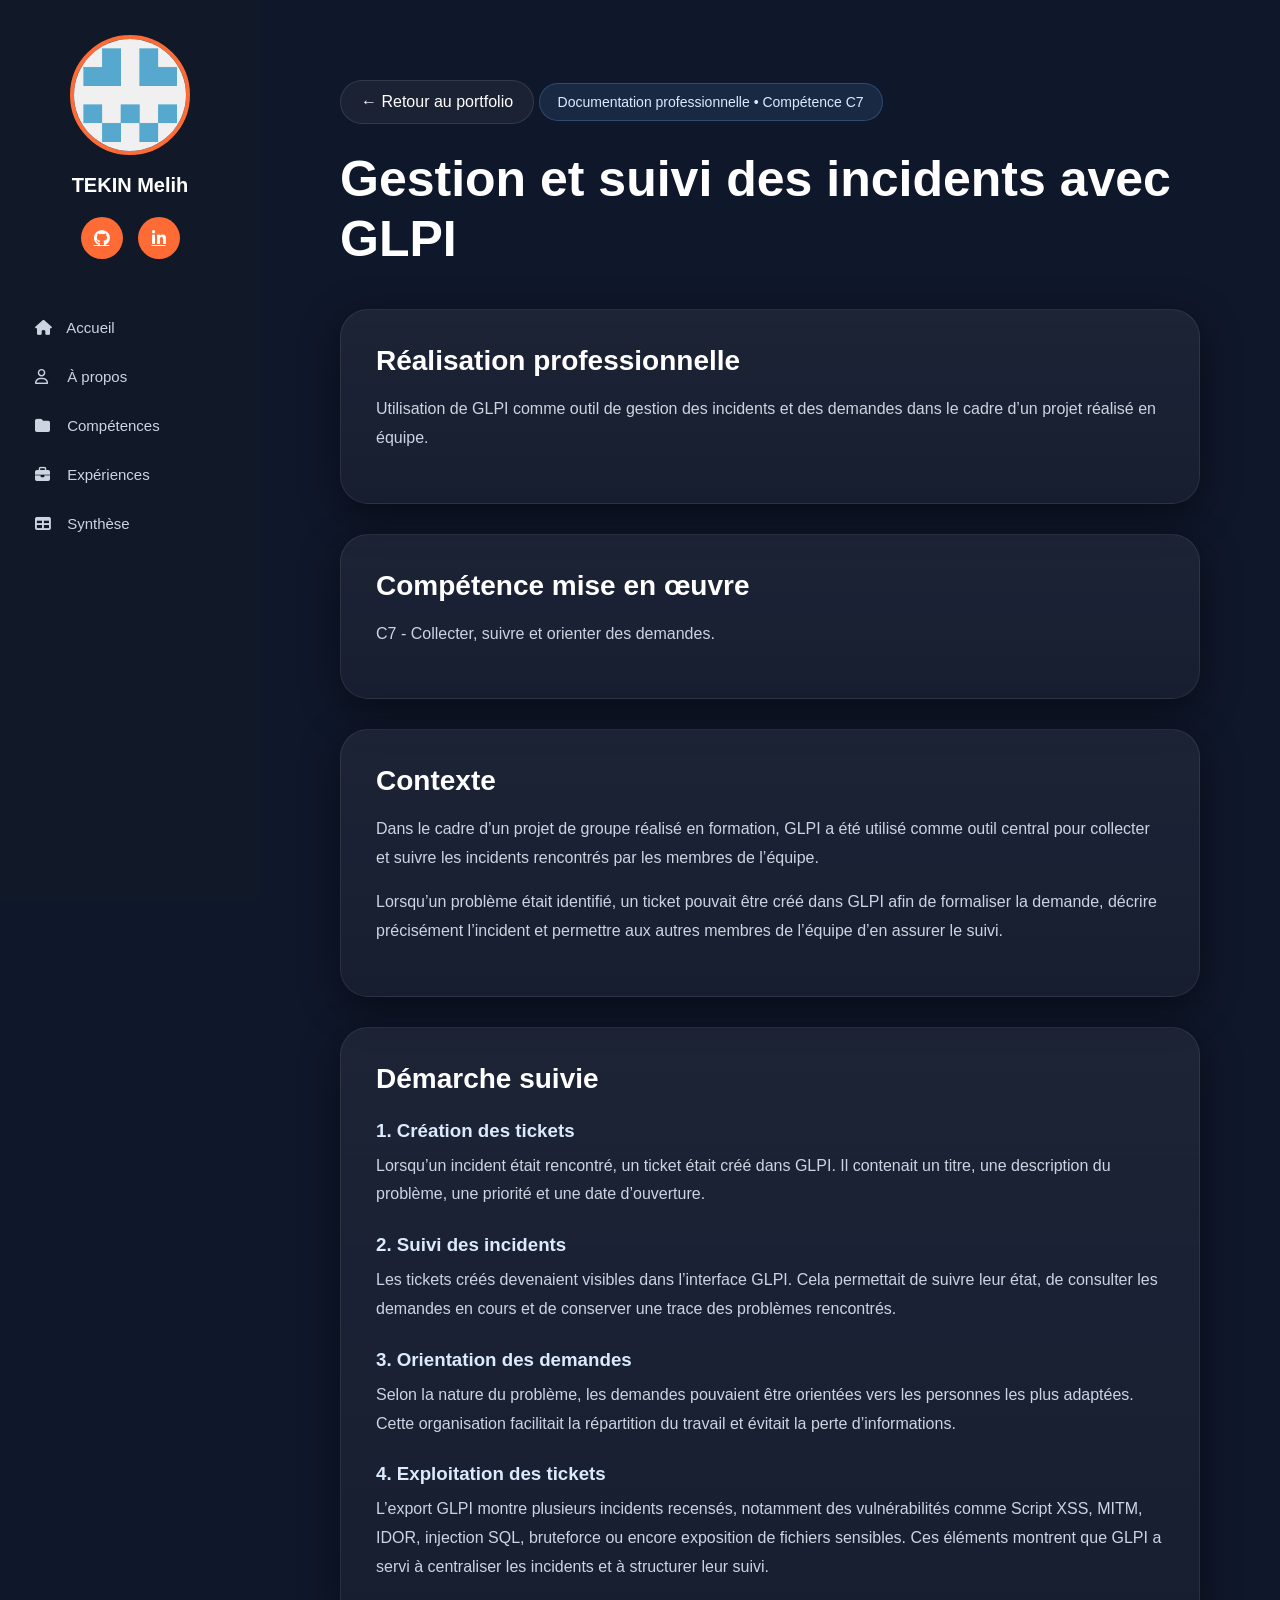
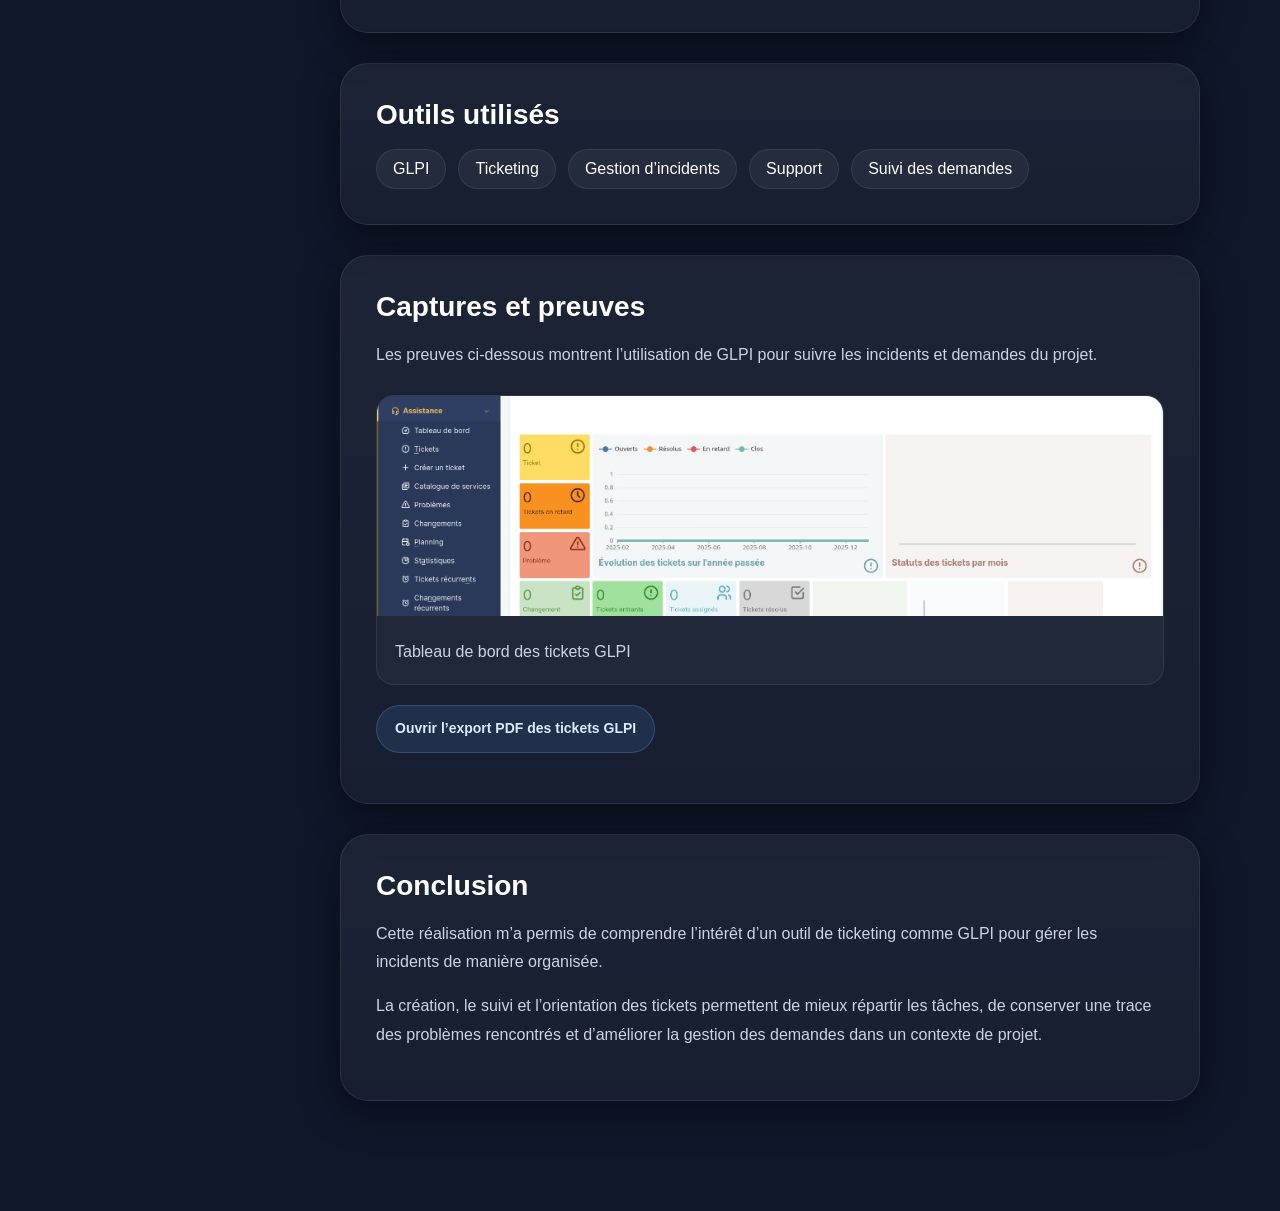
<file: C7.html>
<!DOCTYPE html>
<html lang="fr">

<head>

    <meta charset="UTF-8">

    <meta name="viewport" content="width=device-width, initial-scale=1.0">

    <title>C7 - Gestion et suivi des incidents avec GLPI</title>

    <link rel="stylesheet" href="style.css">

    <link rel="stylesheet"
    href="https://cdnjs.cloudflare.com/ajax/libs/font-awesome/6.5.0/css/all.min.css">

</head>

<body>

<!-- SIDEBAR -->

<div class="sidebar">

    <div class="profile">

        <img src="images/Github.png" class="avatar">

        <h2>TEKIN Melih</h2>

        <div class="socials">

            <a href="https://github.com/MelihTekin" target="_blank">
                <i class="fab fa-github"></i>
            </a>

            <a href="https://www.linkedin.com/" target="_blank">
                <i class="fab fa-linkedin-in"></i>
            </a>

        </div>

    </div>

    <nav>

        <a href="index.html#accueil">
            <i class="fa-solid fa-house"></i>
            Accueil
        </a>

        <a href="index.html#presentation">
            <i class="fa-regular fa-user"></i>
            À propos
        </a>

        <a href="index.html#competence">
            <i class="fa-solid fa-folder"></i>
            Compétences
        </a>

        <a href="index.html#experience">
            <i class="fa-solid fa-briefcase"></i>
            Expériences
        </a>

        <a href="index.html#synthese">
            <i class="fa-solid fa-table"></i>
            Synthèse
        </a>

    </nav>

</div>

<!-- MAIN -->

<div class="main">

<section class="section documentation-page">

    <!-- RETOUR -->

    <a href="index.html#synthese" class="back-btn">

        ← Retour au portfolio

    </a>

    <!-- BADGE -->

    <div class="doc-badge">

        Documentation professionnelle • Compétence C7

    </div>

    <!-- TITRE -->

    <h1 class="doc-title">

        Gestion et suivi des incidents avec GLPI

    </h1>

    <!-- CARD -->

    <div class="doc-card">

        <h2>Réalisation professionnelle</h2>

        <p>
            Utilisation de GLPI comme outil de gestion des incidents
            et des demandes dans le cadre d’un projet réalisé en équipe.
        </p>

    </div>

    <!-- CARD -->

    <div class="doc-card">

        <h2>Compétence mise en œuvre</h2>

        <p>
            C7 - Collecter, suivre et orienter des demandes.
        </p>

    </div>

    <!-- CARD -->

    <div class="doc-card">

        <h2>Contexte</h2>

        <p>
            Dans le cadre d’un projet de groupe réalisé en formation,
            GLPI a été utilisé comme outil central pour collecter
            et suivre les incidents rencontrés par les membres de l’équipe.
        </p>

        <p>
            Lorsqu’un problème était identifié, un ticket pouvait être créé
            dans GLPI afin de formaliser la demande,
            décrire précisément l’incident
            et permettre aux autres membres de l’équipe
            d’en assurer le suivi.
        </p>

    </div>

    <!-- CARD -->

    <div class="doc-card">

        <h2>Démarche suivie</h2>

        <h3>1. Création des tickets</h3>

        <p>
            Lorsqu’un incident était rencontré,
            un ticket était créé dans GLPI.
            Il contenait un titre, une description du problème,
            une priorité et une date d’ouverture.
        </p>

        <h3>2. Suivi des incidents</h3>

        <p>
            Les tickets créés devenaient visibles dans l’interface GLPI.
            Cela permettait de suivre leur état,
            de consulter les demandes en cours
            et de conserver une trace des problèmes rencontrés.
        </p>

        <h3>3. Orientation des demandes</h3>

        <p>
            Selon la nature du problème,
            les demandes pouvaient être orientées
            vers les personnes les plus adaptées.
            Cette organisation facilitait la répartition du travail
            et évitait la perte d’informations.
        </p>

        <h3>4. Exploitation des tickets</h3>

        <p>
            L’export GLPI montre plusieurs incidents recensés,
            notamment des vulnérabilités comme Script XSS,
            MITM, IDOR, injection SQL, bruteforce
            ou encore exposition de fichiers sensibles.
            Ces éléments montrent que GLPI a servi
            à centraliser les incidents
            et à structurer leur suivi.
        </p>

    </div>

    <!-- CARD -->

    <div class="doc-card">

        <h2>Outils utilisés</h2>

        <div class="doc-tags">

            <span>GLPI</span>

            <span>Ticketing</span>

            <span>Gestion d’incidents</span>

            <span>Support</span>

            <span>Suivi des demandes</span>

        </div>

    </div>

    <!-- CARD -->

    <div class="doc-card">

        <h2>Captures et preuves</h2>

        <p>
            Les preuves ci-dessous montrent
            l’utilisation de GLPI pour suivre
            les incidents et demandes du projet.
        </p>

        <div class="captures-grid">

            <div class="capture-card">

                <a href="captures/c7/tickets.png" target="_blank">

                    <img src="captures/c7/tickets.png"
                    alt="Tableau de bord des tickets GLPI">

                </a>

                <p>
                    Tableau de bord des tickets GLPI
                </p>

            </div>

        </div>

        <p style="margin-top: 20px;">

            <a href="documents/c7/glpi.pdf"
            target="_blank"
            rel="noopener noreferrer"
            class="table-link">

                Ouvrir l’export PDF des tickets GLPI

            </a>

        </p>

    </div>

    <!-- CARD -->

    <div class="doc-card">

        <h2>Conclusion</h2>

        <p>
            Cette réalisation m’a permis de comprendre
            l’intérêt d’un outil de ticketing comme GLPI
            pour gérer les incidents de manière organisée.
        </p>

        <p>
            La création, le suivi et l’orientation des tickets
            permettent de mieux répartir les tâches,
            de conserver une trace des problèmes rencontrés
            et d’améliorer la gestion des demandes
            dans un contexte de projet.
        </p>

    </div>

</section>

</div>

</body>

</html>
</file>
<file: style.css>
* {
    margin: 0;
    padding: 0;
    box-sizing: border-box;
    font-family: "Segoe UI", Arial, sans-serif;
}

body {
    display: flex;
    background: #0f172a;
}

/* Sidebar */

.sidebar {
    position: fixed;
    left: 0;
    top: 0;
    width: 260px;
    height: 100%;
    background: #111827;
    padding: 35px 20px;
    color: white;
}

/* Icônes menu */

.sidebar nav a i {
    margin-right: 10px;
    width: 18px;
}

/* Profile */

.profile {
    text-align: center;
    margin-bottom: 50px;
}

.avatar {
    width: 120px;
    height: 120px;
    border-radius: 50%;
    object-fit: cover;
    margin-bottom: 15px;
    border: 4px solid #ff6b35;
}

.profile h2 {
    font-size: 20px;
    font-weight: 600;
    margin-bottom: 20px;
    color: white;
}

/* Social icons */

.socials {
    display: flex;
    justify-content: center;
    gap: 15px;
}

.socials a {
    background: #ff6b35;
    color: white;
    width: 42px;
    height: 42px;
    display: flex;
    align-items: center;
    justify-content: center;
    border-radius: 50%;
    transition: 0.3s;
}

.socials a:hover {
    background: white;
    color: #ff6b35;
    transform: scale(1.1);
}

/* Navigation */

.sidebar nav {
    margin-top: 40px;
}

.sidebar nav a {
    display: block;
    text-decoration: none;
    color: #cbd5e1;
    margin: 12px 0;
    padding: 10px 15px;
    border-radius: 8px;
    transition: 0.3s;
    font-size: 15px;
}

.sidebar nav a:hover {
    background: #ff6b35;
    color: white;
}

/* Copyright en bas */

.copyright {
    position: absolute;
    bottom: 20px;
    left: 20px;
    right: 20px;
    font-size: 13px;
    color: #94a3b8;
    text-align: center;
}

.copyright span {
    color: #38bdf8;
}

/* MAIN */

.main {
    margin-left: 260px;
    width: calc(100% - 260px);
}

/* Sections */

.section {
    min-height: 100vh;
    padding: 80px;
}

/* Acceuil*/

.accueil {
    display: flex;
    justify-content: center;
    align-items: center;
    text-align: center;

    background: 
        linear-gradient(rgba(10,15,30,0.75), rgba(10,15,30,0.75)),
        url("images/image1.png") center/cover no-repeat;

    color: white;
}

.hero {
    max-width: 800px;
}

/* Prénom */

.accueil h1 {
    font-size: 60px;
    font-weight: 700;
    margin-bottom: 15px;
}

/* Titre */

.accueil h2 {
    font-size: 36px;
    margin-bottom: 20px;
    font-weight: 500;
    color: #ff6b35;
}

/* Description */

.accueil p {
    font-size: 18px;
    color: #e2e8f0;
    line-height: 1.6;
}

/* Scroll smooth */

html {
    scroll-behavior: smooth;
}

/* A PROPOS */

.a-propos {
    min-height: 100vh;
    display: flex;
    justify-content: center;
    align-items: center;
    background: #0f172a;
    color: white;
    text-align: center;
    padding: 40px;
}

.contenu-a-propos {
    max-width: 700px;
}

.a-propos h2 {
    font-size: 32px;
    margin-bottom: 20px;
    color: #ff6b35;
}

.a-propos p {
    font-size: 17px;
    line-height: 1.6;
    margin-bottom: 18px;
    color: #cbd5e1;
}

/* Bouton CV */

.bouton-cv {
    display: inline-block;
    margin-top: 10px;
    background: #ff6b35;
    color: white;
    padding: 10px 20px;
    border-radius: 6px;
    text-decoration: none;
    transition: 0.3s;
}

.bouton-cv:hover {
    background: white;
    color: #ff6b35;
}

/* FORMATION */

.formation {
    background: #0f172a; /* même bleu foncé que ton thème */
    color: white;
    padding: 100px 80px;
}

.section-title {
    font-size: 34px;
    margin-bottom: 50px;
    color: white;
}

/* Timeline */

.timeline {
    position: relative;
    margin-left: 20px;
    border-left: 3px solid #ff6b35;
    padding-left: 30px;
}

.timeline-item {
    margin-bottom: 50px;
    position: relative;
}

.timeline-dot {
    position: absolute;
    left: -12px;
    top: 8px;
    width: 20px;
    height: 20px;
    background: #ff6b35;
    border-radius: 50%;
}

/* Cartes */

.timeline-content {
    background: #111827; /* rectangle foncé cohérent */
    padding: 25px 30px;
    border-radius: 12px;
    box-shadow: 0 5px 20px rgba(0,0,0,0.4);
    transition: 0.3s;
}

.timeline-content:hover {
    transform: translateY(-5px);
}

.timeline-content h3 {
    margin-bottom: 5px;
    color: white;
}

.date {
    font-size: 13px;
    color: #94a3b8;
}

.timeline-content p {
    margin-top: 10px;
    line-height: 1.6;
    color: #e2e8f0;
}

/* BTS box interne */

.bts-box {
    margin-top: 20px;
    padding: 20px;
    background: #0b1220; /* encore plus foncé pour contraste */
    border-radius: 10px;
}

.bts-box h4 {
    color: #ff6b35;
    margin-bottom: 10px;
}

/* Skills */

.skills {
    margin: 15px 0 20px 0;
}

.skills span {
    display: inline-block;
    background: white;        /* fond blanc */
    color: #0f172a;           /* texte foncé lisible */
    padding: 6px 12px;
    border-radius: 6px;
    font-size: 13px;
    margin: 4px;
    font-weight: 500;
}


/* COMPETENCES */

.competences {
    background: #0f172a;
    color: white;
}

.category {
    margin: 40px 0 20px 0;
    font-size: 20px;
    color: white;
    font-weight: 600;
    position: relative;
}

/* petite ligne orange sous le titre */
.category::after {
    content: "";
    width: 50px;
    height: 3px;
    background: #ff6b35;
    display: block;
    margin-top: 6px;
    border-radius: 2px;
}

.skill-card:hover {
    transform: translateY(-6px);
    box-shadow: 0 10px 30px rgba(0,0,0,0.6);
    border: 1px solid #ff6b35;
}

.skill-card:hover i {
    color: #ff6b35;
}


.skill-card {
    background: #111827;
    padding: 22px;
    border-radius: 12px;
    text-align: center;
    transition: 0.25s;
    box-shadow: 0 5px 15px rgba(0,0,0,0.3);
    border: 1px solid transparent;
}

.skills-grid {
    display: grid;
    grid-template-columns: repeat(auto-fill, minmax(170px, 1fr));
    gap: 20px;
}

.skill-card {
    background: #111827;
    padding: 22px;
    border-radius: 12px;
    text-align: center;
    transition: 0.25s;
    box-shadow: 0 5px 15px rgba(0,0,0,0.3);
}

.skill-card:hover {
    transform: translateY(-6px);
    box-shadow: 0 10px 30px rgba(0,0,0,0.6);
}

.skill-card i {
    font-size: 38px;
    margin-bottom: 12px;
    color: white; /* LOGOS EN BLANC */
}

.skill-card p {
    font-weight: 500;
}

.note {
    display: block;
    font-size: 12px;
    margin-top: 6px;
    opacity: 0.6;
}

/* CERTIFICATIONS */

.certifications {
    background: #0f172a;
    color: white;
}

.certif-intro {
    max-width: 800px;
    margin-bottom: 40px;
    opacity: 0.85;
    line-height: 1.6;
}

.certif-grid {
    display: grid;
    grid-template-columns: repeat(auto-fit, minmax(300px, 1fr));
    gap: 30px;
}

.certif-card {
    background: #111827;
    padding: 30px;
    border-radius: 14px;
    box-shadow: 0 8px 25px rgba(0,0,0,0.4);
    transition: 0.3s;
    border: 1px solid transparent;
}

.certif-card:hover {
    transform: translateY(-6px);
    border: 1px solid #ff6b35;
}

.certif-card h3 {
    margin-bottom: 15px;
    color: white;
}

.certif-card p {
    line-height: 1.6;
    opacity: 0.85;
}

.certif-btn {
    display: inline-block;
    margin-top: 20px;
    padding: 8px 18px;
    background: #ff6b35;
    color: white;
    border-radius: 6px;
    text-decoration: none;
    font-size: 14px;
    transition: 0.2s;
}

.certif-btn:hover {
    background: #ff824f;
}

/* EXPERIENCES */

.experiences {
    background: #0f172a;
    color: white;
}

.experience-box {
    max-width: 800px;
    background: #111827;
    padding: 40px;
    border-radius: 14px;
    box-shadow: 0 8px 25px rgba(0,0,0,0.4);
    transition: 0.3s;
}

.experience-box:hover {
    transform: translateY(-6px);
    border: 1px solid #ff6b35;
}

.experience-box h3 {
    margin-bottom: 20px;
    color: #ff6b35;
}

.experience-box p {
    line-height: 1.7;
    margin-bottom: 15px;
    opacity: 0.9;
}

.btn-github {
    display: inline-block;
    margin-top: 20px;
    padding: 10px 22px;
    background: #ff6b35;
    color: white;
    border-radius: 6px;
    text-decoration: none;
    transition: 0.3s;
}

.btn-github:hover {
    background: white;
    color: #ff6b35;
}


/* VEILLE */

.veille {
    background: #0f172a; /* on garde ton fond */
    color: white;
}

.blog-grid {
    display: grid;
    grid-template-columns: repeat(auto-fit, minmax(320px, 1fr));
    gap: 30px;
}

.blog-card {
    background: #111827;
    border-radius: 10px;
    overflow: hidden;
    box-shadow: 0 6px 20px rgba(0,0,0,0.4);
    transition: 0.3s;
    display: flex;
    flex-direction: column;
}

.blog-card:hover {
    transform: translateY(-6px);
}

.blog-card img {
    width: 100%;
    height: 180px;
    object-fit: cover;
}

.blog-content {
    padding: 20px;
    display: flex;
    flex-direction: column;
    flex: 1;
}

.blog-content h3 {
    font-size: 18px;
    margin-bottom: 8px;
    font-weight: 600;
}

.meta {
    font-size: 12px;
    color: #94a3b8;
    margin-bottom: 12px;
}

.blog-content p {
    font-size: 14px;
    line-height: 1.6;
    opacity: 0.9;
    margin-bottom: 15px;
}

.blog-content a {
    margin-top: auto;
    text-decoration: none;
    font-size: 14px;
    font-weight: 600;
    color: #ff6b35;
    transition: 0.3s;
}

.blog-content a:hover {
    opacity: 0.7;
}

/* CONTACT */

.contact {
    background: #0f172a;
    color: white;
}

.contact-container {
    max-width: 600px;
}

.contact-intro {
    margin-bottom: 30px;
    opacity: 0.8;
}

.contact-form {
    display: flex;
    flex-direction: column;
    gap: 20px;
}

.form-group input,
.form-group textarea {
    width: 100%;
    padding: 14px;
    background: #111827;
    border: 1px solid #1f2937;
    border-radius: 8px;
    color: white;
    font-size: 14px;
    transition: 0.3s;
}

.form-group input:focus,
.form-group textarea:focus {
    border-color: #ff6b35;
    outline: none;
}

.contact-btn {
    padding: 14px;
    background: #ff6b35;
    border: none;
    border-radius: 8px;
    font-weight: 600;
    color: white;
    cursor: pointer;
    transition: 0.3s;
}

.contact-btn:hover {
    background: white;
    color: #ff6b35;
}

.success-message {
    margin-top: 15px;
    display: none;
    color: #22c55e;
    font-size: 14px;

}

/* ========================= TABLEAU DE SYNTHESE ========================= */

.synthese {
    background: #0f172a;
    color: white;
    padding: 80px 50px;
}

.synthese-intro {
    max-width: 850px;
    margin-bottom: 35px;
    color: #cbd5e1;
    line-height: 1.7;
    font-size: 16px;
}

/* CONTENEUR TABLEAU */

.synthese-wrap {

    background: linear-gradient(
        180deg,
        rgba(255,255,255,0.06),
        rgba(255,255,255,0.03)
    );

    border: 1px solid rgba(255,255,255,0.08);

    border-radius: 32px;

    padding: 20px;

    box-shadow: 0 10px 40px rgba(0,0,0,0.45);

    overflow-x: hidden;
}

/* TABLE */

table {
    width: 100%;
    border-collapse: collapse;
    table-layout: fixed;
}

/* CELLULES */

th,
td {
    padding: 18px 14px;
    text-align: left;
    vertical-align: top;
    border-bottom: 1px solid rgba(255,255,255,0.08);
    font-size: 15px;
    word-wrap: break-word;
}

/* HEADER */

th {
    color: white;
    background: rgba(255,255,255,0.04);
    font-size: 16px;
    font-weight: 600;
}

/* TEXTE */

td {
    color: #dbe4f3;
    line-height: 1.6;
}

/* BOUTONS DOCUMENTATION */

.table-link {

    display: inline-flex;
    align-items: center;
    justify-content: center;
    padding: 10px 18px;
    border-radius: 999px;
    background: rgba(110,168,254,0.12);
    border: 1px solid rgba(110,168,254,0.25);
    color: #dbeafe;
    font-weight: 700;
    transition: 0.25s;
    text-decoration: none;
    font-size: 14px;
}

.table-link:hover {

    background: rgba(110,168,254,0.22);
    transform: translateY(-2px);
}

/* ETAT */

.check {
    color: #22c55e;
    font-weight: 700;
}

/* BLOC TABLEAU OFFICIEL */

.official-synthese {

    margin-top: 35px;

    background: linear-gradient(
        180deg,
        rgba(255,255,255,0.06),
        rgba(255,255,255,0.03)
    );
    border: 1px solid rgba(255,255,255,0.08);
    border-radius: 28px;
    padding: 35px;
    box-shadow: 0 10px 40px rgba(0,0,0,0.45);
}

.official-synthese h3 {
    font-size: 22px;
    margin-bottom: 15px;
    color: white;
}

.official-synthese p {
    color: #cbd5e1;
    line-height: 1.7;
    margin-bottom: 25px;
}

/* BOUTON TABLEAU OFFICIEL */

.btn-official {
    display: inline-flex;
    align-items: center;
    justify-content: center;
    padding: 14px 28px;
    border-radius: 999px;
    background: rgba(255,255,255,0.05);
    border: 1px solid rgba(255,255,255,0.12);
    color: white;
    text-decoration: none;
    font-weight: 600;
    transition: 0.25s;
}

.btn-official:hover {

    background: rgba(255,255,255,0.1);
    transform: translateY(-2px);
}

/* RESPONSIVE */

@media (max-width: 1100px) {

    .synthese {
        padding: 70px 25px;
    }

    th,
    td {
        font-size: 13px;
        padding: 14px 10px;
    }

    .table-link {
        padding: 8px 14px;
        font-size: 12px;
    }
}

@media (max-width: 768px) {

    .synthese-wrap {
        overflow-x: auto;
    }

    table {
        min-width: 800px;
    }
}

/* ========================= PAGE DOCUMENTATION ========================= */

.documentation-page {
    background: #0f172a;
    color: white;
    min-height: 100vh;
}

/* RETOUR */

.back-btn {

    display: inline-flex;
    align-items: center;
    justify-content: center;
    padding: 12px 20px;
    border-radius: 999px;
    background: rgba(255,255,255,0.05);
    border: 1px solid rgba(255,255,255,0.1);
    color: white;
    text-decoration: none;
    margin-bottom: 25px;
    transition: 0.25s;
}

.back-btn:hover {

    background: rgba(255,255,255,0.1);
    transform: translateY(-2px);
}

/* BADGE */

.doc-badge {
    display: inline-block;
    padding: 10px 18px;
    border-radius: 999px;
    background: rgba(110,168,254,0.12);
    border: 1px solid rgba(110,168,254,0.25);
    color: #dbeafe;
    margin-bottom: 25px;
    font-size: 14px;
}

/* TITRE */

.doc-title {
    font-size: 50px;
    margin-bottom: 40px;
    line-height: 1.2;
}

/* CARTES */

.doc-card {

    background: linear-gradient(
        180deg,
        rgba(255,255,255,0.06),
        rgba(255,255,255,0.03)
    );

    border: 1px solid rgba(255,255,255,0.08);
    border-radius: 28px;
    padding: 35px;
    margin-bottom: 30px;
    box-shadow: 0 10px 40px rgba(0,0,0,0.45);
}

.doc-card h2 {
    margin-bottom: 18px;
    font-size: 28px;
}

.doc-card h3 {

    margin-top: 25px;

    margin-bottom: 10px;

    color: #dbeafe;
}

.doc-card p {

    color: #cbd5e1;

    line-height: 1.8;

    margin-bottom: 15px;
}

/* TAGS */

.doc-tags {

    display: flex;

    flex-wrap: wrap;

    gap: 12px;
}

.doc-tags span {
    background: rgba(255,255,255,0.05);
    border: 1px solid rgba(255,255,255,0.08);
    padding: 10px 16px;
    border-radius: 999px;
    color: white;
}

/* CAPTURES */

.captures-grid {
    display: grid;
    grid-template-columns: repeat(auto-fit, minmax(300px, 1fr));
    gap: 25px;
    margin-top: 25px;
}

.capture-card {
    background: rgba(255,255,255,0.04);
    border: 1px solid rgba(255,255,255,0.08);
    border-radius: 18px;
    overflow: hidden;
}

.capture-card img {
    width: 100%;
    height: 220px;
    object-fit: cover;
}

.capture-card p {
    padding: 18px;
    margin: 0;
}
</file>
